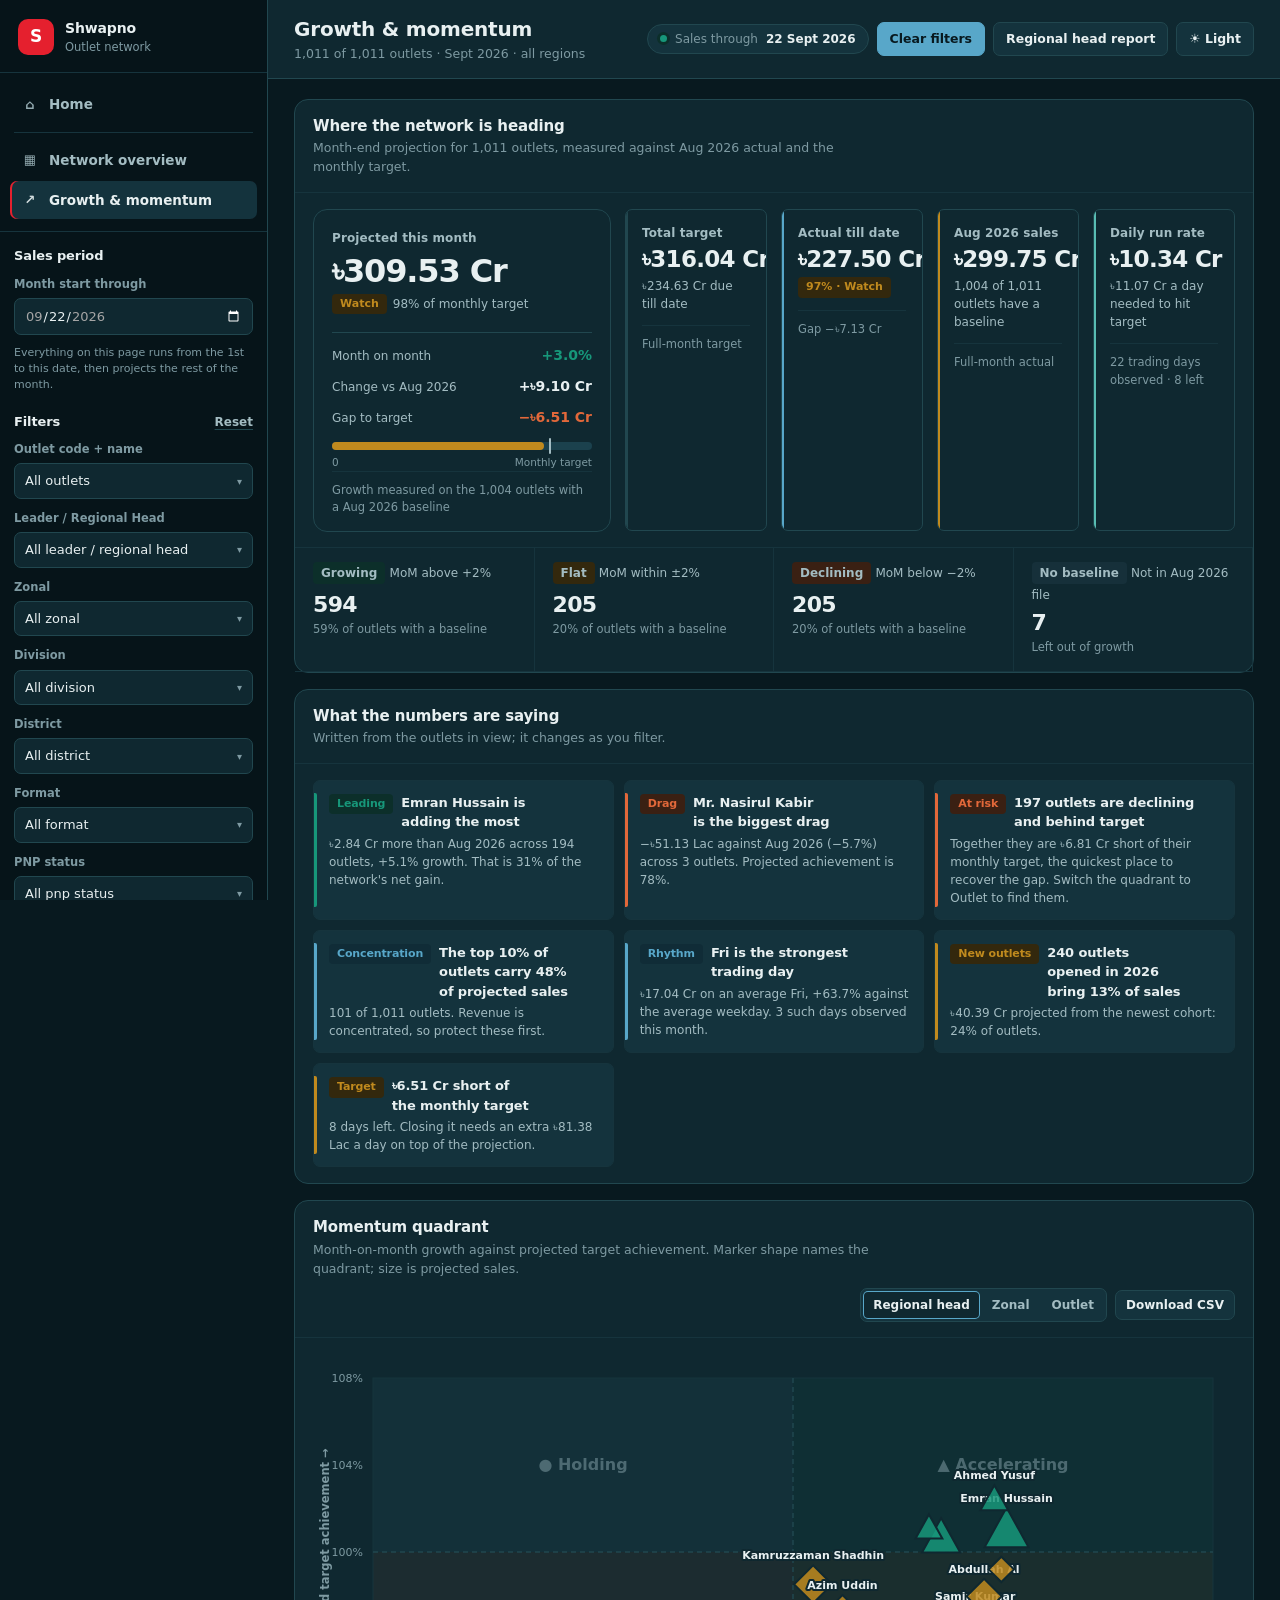
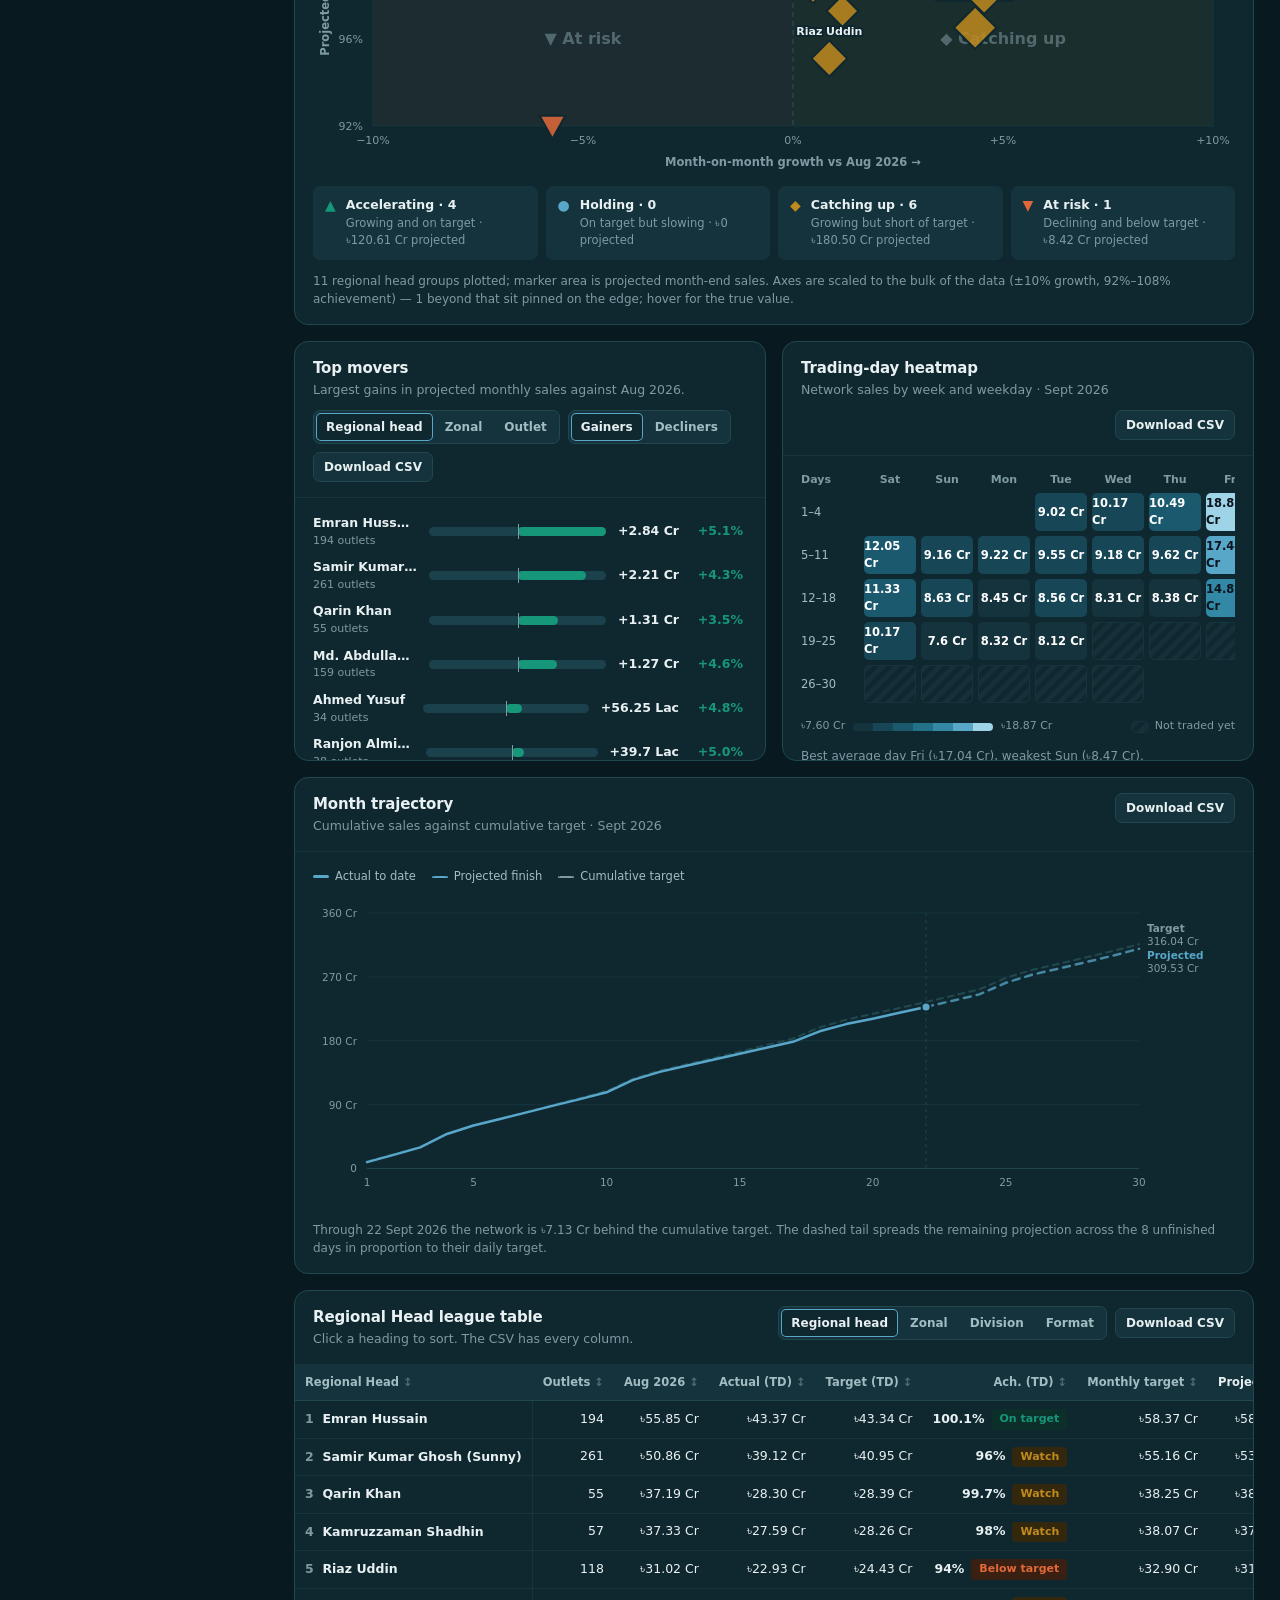
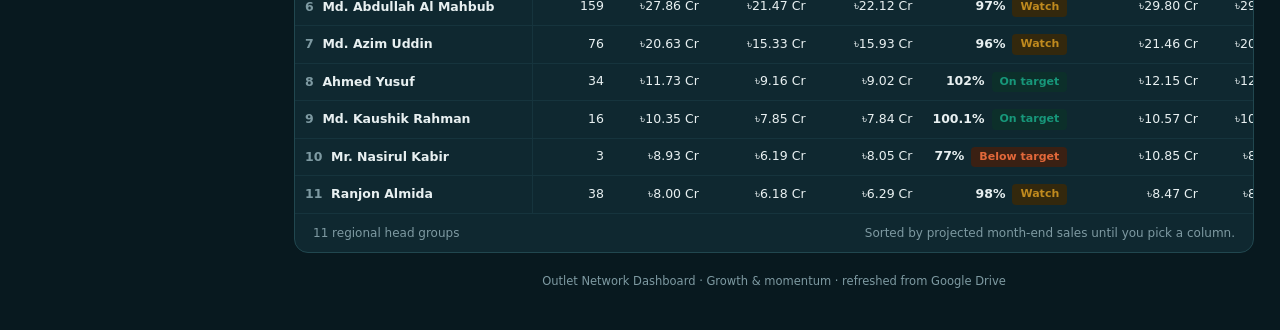
<file: insights.html>
<!doctype html>
<html lang="en" data-theme="dark">
<head>
<meta charset="utf-8">
<meta name="viewport" content="width=device-width,initial-scale=1">
<meta name="theme-color" content="#08191f">
<title>Growth &amp; Momentum — Outlet Network</title>
<link rel="stylesheet" href="./assets/shwapno.css?v=20260920a">
<script src="./assets/core.js?v=20260916b"></script>
<script src="./assets/profile.js?v=20260916b" defer></script>
<link rel="stylesheet" href="./assets/report.css?v=20260916b">
<script src="./assets/vendor/html2canvas.min.js" defer></script>
</head>
<body>
<a class="skip-link" href="#view">Skip to dashboard</a>
<button class="scrim" id="railScrim" type="button" aria-label="Close filters" hidden></button>

<div class="app">
  <aside class="rail" id="rail" aria-label="Pages and filters" tabindex="-1">
    <div class="rail-brand">
      <span class="brand-mark" aria-hidden="true">S</span>
      <div><span class="brand-name">Shwapno</span><span class="brand-sub">Outlet network</span></div>
      <button class="rail-close" id="railClose" type="button" aria-label="Close filters">×</button>
    </div>
    <nav class="rail-nav" aria-label="Dashboard pages">
      <a class="nav-item" href="https://operations-t.github.io/Dashboard-Portal/" target="_blank" rel="noopener"><span class="nav-glyph" aria-hidden="true">⌂</span>Home</a>
      <div class="nav-divider"></div>
      <a class="nav-item" href="./index.html"><span class="nav-glyph" aria-hidden="true">▦</span>Network overview</a>
      <a class="nav-item is-active" href="./insights.html" aria-current="page"><span class="nav-glyph" aria-hidden="true">↗</span>Growth &amp; momentum</a>
    </nav>

    <div class="rail-section">
      <div class="rail-head"><h2>Sales period</h2></div>
      <label class="field">Month start through
        <input id="salesThroughDate" type="date">
      </label>
      <p class="rail-note">Everything on this page runs from the 1st to this date, then projects the rest of the month.</p>
    </div>

    <div class="rail-section" style="padding-bottom:0">
      <div class="rail-head"><h2>Filters</h2><button class="text-button" id="railReset" type="button">Reset</button></div>
    </div>
    <div class="rail-filters" id="filterFields"></div>

    <div class="rail-foot">
      <div class="rail-stat"><span>Outlets in view</span><strong id="footOutlets">—</strong></div>
      <div class="rail-stat"><span>Network</span><strong id="footNetwork">—</strong></div>
      <p class="rail-note" id="snapshotText">Loading snapshot…</p>
    </div>
  </aside>

  <div class="main">
    <header class="topbar">
      <button class="btn btn-icon rail-toggle" id="railToggle" type="button" aria-controls="rail" aria-expanded="false">☰ Filters</button>
      <div class="topbar-title">
        <h1>Growth &amp; momentum</h1>
        <p class="topbar-scope" id="scopeLine">Loading…</p>
      </div>
      <div class="topbar-actions">
        <div class="freshness" title="Latest day with sales in the data"><i class="live-dot" aria-hidden="true"></i><span>Sales through</span><strong id="freshDate">—</strong></div>
        <button class="btn btn-clear" id="clearFilters" type="button">Clear filters</button>
        <button class="btn" id="openReport" type="button">Regional head report</button>
        <button class="btn" data-theme-toggle type="button">☀ Light</button>
      </div>
    </header>
    <div class="message" id="message" role="status" aria-live="polite"></div>

    <main class="view" id="view">
      <div class="active-filters" id="activeFilters" aria-label="Selected filters" hidden></div>

      <section class="panel" aria-labelledby="heroTitle">
        <div class="panel-head">
          <div><h2 id="heroTitle">Where the network is heading</h2><p id="heroSubtitle">Month-end projection against last month and the monthly target.</p></div>
        </div>
        <div class="panel-body"><div class="kpi-grid six" id="heroKpis" aria-live="polite"></div></div>
        <div class="stat-strip" id="momentumStrip" style="border-top:1px solid var(--line-soft)"></div>
      </section>

      <section class="panel" aria-labelledby="calloutTitle">
        <div class="panel-head">
          <div><h2 id="calloutTitle">What the numbers are saying</h2><p>Written from the outlets in view; it changes as you filter.</p></div>
        </div>
        <div class="panel-body"><div class="findings" id="callouts"></div></div>
      </section>

      <section class="panel" aria-labelledby="quadTitle">
        <div class="panel-head">
          <div><h2 id="quadTitle">Momentum quadrant</h2><p>Month-on-month growth against projected target achievement. Marker shape names the quadrant; size is projected sales.</p></div>
          <div class="panel-tools">
            <div class="seg" role="group" aria-label="Quadrant level">
              <button type="button" data-quad-level="regionalHead" aria-pressed="true">Regional head</button>
              <button type="button" data-quad-level="zonal" aria-pressed="false">Zonal</button>
              <button type="button" data-quad-level="outlet" aria-pressed="false">Outlet</button>
            </div>
            <button class="btn btn-sm" id="downloadQuadrantCsv" type="button">Download CSV</button>
          </div>
        </div>
        <div class="panel-body">
          <div class="chart"><svg id="quadrantChart" viewBox="0 0 1000 440" role="img" aria-labelledby="quadrantTitle"><title id="quadrantTitle">Momentum quadrant scatter plot</title></svg></div>
          <div class="quad-legend" id="quadrantLegend"></div>
          <p class="note" id="quadrantNote"></p>
        </div>
      </section>

      <div class="grid grid-halves">
        <section class="panel" aria-labelledby="moversTitle">
          <div class="panel-head">
            <div><h2 id="moversTitle">Top movers</h2><p id="moversSubtitle">Change in projected sales against last month.</p></div>
            <div class="panel-tools">
              <div class="seg" role="group" aria-label="Mover level">
                <button type="button" data-mover-level="regionalHead" aria-pressed="true">Regional head</button>
                <button type="button" data-mover-level="zonal" aria-pressed="false">Zonal</button>
                <button type="button" data-mover-level="outlet" aria-pressed="false">Outlet</button>
              </div>
              <div class="seg" role="group" aria-label="Direction">
                <button type="button" data-mover-dir="gain" aria-pressed="true">Gainers</button>
                <button type="button" data-mover-dir="loss" aria-pressed="false">Decliners</button>
              </div>
              <button class="btn btn-sm" id="downloadMoversCsv" type="button">Download CSV</button>
            </div>
          </div>
          <div class="panel-body">
            <div class="rank-list scroll-y" id="moversList"></div>
            <p class="note" id="moversNote"></p>
          </div>
        </section>

        <section class="panel" aria-labelledby="heatTitle">
          <div class="panel-head">
            <div><h2 id="heatTitle">Trading-day heatmap</h2><p id="heatSubtitle">Network sales by week and weekday.</p></div>
            <div class="panel-tools"><button class="btn btn-sm" id="downloadHeatCsv" type="button">Download CSV</button></div>
          </div>
          <div class="panel-body">
            <div class="heatmap" id="heatmap"></div>
            <p class="note" id="heatNote"></p>
          </div>
        </section>
      </div>

      <section class="panel" aria-labelledby="trajTitle">
        <div class="panel-head">
          <div><h2 id="trajTitle">Month trajectory</h2><p id="trajectorySubtitle">Cumulative sales against cumulative target, with the projected finish.</p></div>
          <div class="panel-tools"><button class="btn btn-sm" id="downloadTrajectoryCsv" type="button">Download CSV</button></div>
        </div>
        <div class="panel-body">
          <div class="chart-legend">
            <span><i class="swatch" style="background:var(--series-2)"></i>Actual to date</span>
            <span><i class="swatch dash-1" style="border-top-color:var(--series-2)"></i>Projected finish</span>
            <span><i class="swatch dash"></i>Cumulative target</span>
          </div>
          <div class="chart"><svg id="trajectoryChart" viewBox="0 0 1000 330" role="img" aria-labelledby="trajectoryTitle"><title id="trajectoryTitle">Cumulative sales against target across the month</title></svg></div>
          <p class="note" id="trajectoryNote"></p>
        </div>
      </section>

      <section class="panel" aria-labelledby="leagueTitle">
        <div class="panel-head">
          <div><h2 id="leagueTitle">Regional head league table</h2><p>Click a heading to sort. The CSV has every column.</p></div>
          <div class="panel-tools">
            <div class="seg" role="group" aria-label="League level">
              <button type="button" data-league-level="regionalHead" aria-pressed="true">Regional head</button>
              <button type="button" data-league-level="zonal" aria-pressed="false">Zonal</button>
              <button type="button" data-league-level="division" aria-pressed="false">Division</button>
              <button type="button" data-league-level="format" aria-pressed="false">Format</button>
            </div>
            <button class="btn btn-sm" id="downloadLeagueCsv" type="button">Download CSV</button>
          </div>
        </div>
        <div class="table-wrap" id="leagueTable"></div>
        <div class="panel-foot"><span id="leagueCount"></span><span>Sorted by projected month-end sales until you pick a column.</span></div>
      </section>

      <p class="footer-note">Outlet Network Dashboard · Growth &amp; momentum · refreshed from Google Drive</p>
    </main>
  </div>
</div>

<button class="scrim" id="drawerScrim" type="button" aria-label="Close outlet profile" hidden></button>
<aside class="drawer" id="drawer" role="dialog" aria-modal="true" aria-labelledby="drawerTitle" hidden>
  <div class="drawer-head"><div><h2 id="drawerTitle"></h2><p id="drawerSubtitle"></p></div><button class="drawer-close" id="drawerClose" type="button" aria-label="Close outlet profile">×</button></div>
  <div class="drawer-body" id="drawerBody"></div>
</aside>

<div id="reportOverlay" role="dialog" aria-modal="true" aria-label="Regional head summary report">
  <div class="report-toolbar">
    <div>
      <h2>Regional head summary report</h2>
      <p id="reportMeta">—</p>
    </div>
    <span class="spacer"></span>
    <span class="report-busy" id="reportBusy" hidden>Rendering image…</span>
    <button class="btn primary" id="reportPrint" type="button">Print or save as PDF</button>
    <button class="btn" id="reportPng" type="button">Download PNG</button>
    <button class="btn" id="reportClose" type="button">Close</button>
  </div>
  <div class="report-sheet" id="reportSheet"></div>
</div>

<script>
(() => {
'use strict';
const {
  byId, text, num, nf, compactNumber, currency, display, percent, signedPercent, prettyDate, monthLabel,
  salesDateValue, FILTERS, refreshSalesCalculations, allSalesDates, actualSalesDates, sum,
  performanceTone, growthTone, emptyFilters, loadFilters, saveFilters, filterMatches, createFilterPanel,
  downloadCsv, stamp, loadDashboardData, setMessage, clearMessage, enableScrollChain, initTheme,
  attachTooltip, showTooltip, hideTooltip, svgEl, escapeHtml, palette, readableInk,
  moneyExact, toneChip, chip, sortHeader, compareNullable
} = window.OND;
const O = window.OND;
const pct0 = v => {
  if (!Number.isFinite(v)) return '—';
  const r = Math.round(v * 100);
  return (v < 1 && r >= 100) || (v > 1 && r <= 100) ? (v * 100).toFixed(1) + '%' : r + '%';
};

let baseRows = [], rows = [], source = {}, meta = {};
let filters = loadFilters(), filterPanel = null;
let lastMonthName = 'Last month';
let quadLevel = 'regionalHead', moverLevel = 'regionalHead', moverDir = 'gain', leagueLevel = 'regionalHead';
let leagueSort = { key: 'projected', direction: -1 };
let quadExport = [], moverExport = [], heatExport = [], trajectoryExport = [], leagueExport = [];

const WEEKDAYS = ['Sat', 'Sun', 'Mon', 'Tue', 'Wed', 'Thu', 'Fri'];
const SEQ_STEPS = ['--seq-100', '--seq-200', '--seq-300', '--seq-400', '--seq-500', '--seq-600', '--seq-700'];

const QUADRANTS = {
  accelerating: { key: 'accelerating', label: 'Accelerating', glyph: '▲', colorVar: '--good', note: 'Growing and on target' },
  holding:      { key: 'holding',      label: 'Holding',      glyph: '●', colorVar: '--info',        note: 'On target but slowing' },
  catching:     { key: 'catching',     label: 'Catching up',  glyph: '◆', colorVar: '--warn', note: 'Growing but short of target' },
  atrisk:       { key: 'atrisk',       label: 'At risk',      glyph: '▼', colorVar: '--bad', note: 'Declining and below target' }
};
function quadrantOf(growth, achievement) {
  const g = Number.isFinite(growth) ? growth : 0;
  const a = Number.isFinite(achievement) ? achievement : 0;
  if (g >= 0 && a >= 1) return QUADRANTS.accelerating;
  if (g < 0 && a >= 1) return QUADRANTS.holding;
  if (g >= 0 && a < 1) return QUADRANTS.catching;
  return QUADRANTS.atrisk;
}

/* ---------- selection + grouping ---------- */
function fieldValue(row, key) { const f = FILTERS.find(x => x.key === key); return f && f.get ? f.get(row) : row[key]; }
function availableKey(key) {
  if (key === 'outletIdentity') return baseRows.some(r => text(r.code) || text(r.outletName));
  return baseRows.some(r => text(r[key]) !== '' && r[key] !== null && r[key] !== undefined);
}
function selectedRows() { return rows.filter(r => FILTERS.every(f => filterMatches(fieldValue(r, f.key), filters[f.key]))); }

function groupKeyFor(level) {
  if (level === 'regionalHead') return availableKey('regionalHead') ? 'regionalHead' : 'leader';
  return level;
}
function levelLabel(level) {
  return { regionalHead: 'Regional Head', zonal: 'Zonal', division: 'Division', format: 'Format', outlet: 'Outlet' }[level] || level;
}
function groupBy(data, level) {
  if (level === 'outlet') {
    return data.map(r => {
      const base = num(r.lastMonthSales);
      return withDerived({
        code: r.code,
        name: display(r.outletName) === '—' ? display(r.code) : `${display(r.code)} · ${display(r.outletName)}`,
        sub: [display(r.leader || r.regionalHead), display(r.division)].filter(v => v !== '—').join(' · '),
        outlets: 1,
        target: num(r.targetToDate) || 0,
        actual: num(r.salesToDate) || 0,
        monthlyTarget: num(r.monthlyTarget) || 0,
        projected: num(r.projectedSales) || 0,
        lastMonth: base || 0,
        projOnBase: base !== null ? (num(r.projectedSales) || 0) : 0,
        hasBase: base !== null ? 1 : 0
      });
    });
  }
  const key = groupKeyFor(level), m = new Map();
  data.forEach(r => {
    const name = display(r[key]);
    if (name === '—') return;
    const x = m.get(name) || { name, sub: '', outlets: 0, target: 0, actual: 0, monthlyTarget: 0, projected: 0, lastMonth: 0, projOnBase: 0, hasBase: 0 };
    x.outlets += 1;
    x.target += num(r.targetToDate) || 0;
    x.actual += num(r.salesToDate) || 0;
    x.monthlyTarget += num(r.monthlyTarget) || 0;
    x.projected += num(r.projectedSales) || 0;
    if (num(r.lastMonthSales) !== null) { x.lastMonth += num(r.lastMonthSales); x.projOnBase += num(r.projectedSales) || 0; x.hasBase += 1; }
    m.set(name, x);
  });
  return [...m.values()].map(x => withDerived({ ...x, sub: `${nf.format(x.outlets)} outlet${x.outlets === 1 ? '' : 's'}` }));
}
// Growth and change are measured only on outlets that have a last-month baseline,
// so a group's new outlets never read as growth.
function withDerived(x) {
  const onBase = x.projOnBase !== undefined ? x.projOnBase : x.projected;
  return {
    ...x,
    achievement: x.target ? x.actual / x.target : null,
    projectedAchievement: x.monthlyTarget ? x.projected / x.monthlyTarget : null,
    mom: x.lastMonth ? onBase / x.lastMonth - 1 : null,
    delta: x.lastMonth ? onBase - x.lastMonth : null
  };
}

/* ---------- hero ---------- */
function renderHero(data) {
  const withBase = data.filter(r => num(r.lastMonthSales) !== null);
  const lastTotal = withBase.reduce((s, r) => s + num(r.lastMonthSales), 0);
  const projOnBase = withBase.reduce((s, r) => s + (num(r.projectedSales) || 0), 0);
  const projTotal = sum(data, 'projectedSales');
  const monthlyTarget = sum(data, 'monthlyTarget');
  const targetToDate = sum(data, 'targetToDate');
  const actualToDate = sum(data, 'salesToDate');
  const growth = lastTotal ? projOnBase / lastTotal - 1 : null;
  const ach = monthlyTarget ? projTotal / monthlyTarget : null;
  const achToDate = targetToDate ? actualToDate / targetToDate : null;
  const growing = withBase.filter(r => num(r.momGrowth) !== null && num(r.momGrowth) > 0.02).length;
  const declining = withBase.filter(r => num(r.momGrowth) !== null && num(r.momGrowth) < -0.02).length;
  const flat = withBase.length - growing - declining;
  const daily = dailyNetwork(data);
  const observed = daily.filter(d => d.observed && d.actual > 0);
  const runRate = observed.length ? observed.reduce((s, d) => s + d.actual, 0) / observed.length : null;
  const remaining = daily.filter(d => !d.observed).length;
  const neededRate = remaining && monthlyTarget ? Math.max(0, monthlyTarget - actualToDate) / remaining : null;

  const pjTone = performanceTone(ach), tdTone = performanceTone(achToDate), gTone = growthTone(growth);
  const scaleMax = Math.max(1.2, Number.isFinite(ach) ? Math.min(ach, 2) : 0);
  const fill = Number.isFinite(ach) ? Math.min(ach, scaleMax) / scaleMax * 100 : 0;
  const toneKey = k => (k === 'watch' ? 'near' : k);

  byId('heroKpis').innerHTML = [
    `<article class="kpi kpi-hero">
      <div class="hero-grid">
        <div class="hero-figure">
          <span class="kpi-label">Projected this month</span>
          <div class="kpi-value" title="${escapeHtml(moneyExact(projTotal))}">${escapeHtml(currency(projTotal || null))}</div>
          <div class="kpi-sub">${toneChip(pjTone)} ${escapeHtml(pct0(ach))} of monthly target</div>
        </div>
        <dl class="hero-rows">
          <div class="hero-row"><dt>Month on month</dt><dd class="${growth === null ? '' : growth >= 0 ? 'pos' : 'neg'}">${escapeHtml(signedPercent(growth))}</dd></div>
          <div class="hero-row"><dt>Change vs ${escapeHtml(lastMonthName)}</dt><dd>${growth === null ? '—' : escapeHtml((projOnBase - lastTotal >= 0 ? '+' : '') + currency(projOnBase - lastTotal))}</dd></div>
          <div class="hero-row"><dt>Gap to target</dt><dd class="${projTotal - monthlyTarget >= 0 ? 'pos' : 'neg'}">${monthlyTarget ? escapeHtml((projTotal - monthlyTarget >= 0 ? '+' : '') + currency(projTotal - monthlyTarget)) : '—'}</dd></div>
        </dl>
      </div>
      <div class="meter" role="img" aria-label="Projected ${pct0(ach)} of monthly target"><i class="${Number.isFinite(ach) ? toneKey(pjTone.key) : ''}" style="width:${fill.toFixed(1)}%"></i><b style="left:${(100 / scaleMax).toFixed(1)}%"></b></div>
      <div class="meter-scale"><span>0</span><span>Monthly target</span></div>
      <div class="kpi-foot"><span>Growth measured on the ${nf.format(withBase.length)} outlets with a ${escapeHtml(lastMonthName)} baseline</span></div>
    </article>`,
    `<article class="kpi" style="--accent-rule:var(--line)">
      <span class="kpi-label">Total target</span>
      <div class="kpi-value">${escapeHtml(currency(monthlyTarget || null))}</div>
      <div class="kpi-sub">${escapeHtml(currency(targetToDate || null))} due till date</div>
      <div class="kpi-foot"><span>Full-month target</span></div>
    </article>`,
    `<article class="kpi" style="--accent-rule:var(--series-2)">
      <span class="kpi-label">Actual till date</span>
      <div class="kpi-value">${escapeHtml(currency(actualToDate || null))}</div>
      <div class="kpi-sub">${toneChip(tdTone, pct0(achToDate) + ' · ' + tdTone.label)}</div>
      <div class="kpi-foot"><span>Gap ${escapeHtml(targetToDate ? (actualToDate - targetToDate >= 0 ? '+' : '') + currency(actualToDate - targetToDate) : '—')}</span></div>
    </article>`,
    `<article class="kpi" style="--accent-rule:var(--series-3)">
      <span class="kpi-label">${escapeHtml(lastMonthName)} sales</span>
      <div class="kpi-value">${escapeHtml(currency(lastTotal || null))}</div>
      <div class="kpi-sub">${nf.format(withBase.length)} of ${nf.format(data.length)} outlets have a baseline</div>
      <div class="kpi-foot"><span>Full-month actual</span></div>
    </article>`,
    `<article class="kpi" style="--accent-rule:var(--series-4)">
      <span class="kpi-label">Daily run rate</span>
      <div class="kpi-value">${escapeHtml(currency(runRate))}</div>
      <div class="kpi-sub">${neededRate === null ? 'Month complete' : `${escapeHtml(currency(neededRate))} a day needed to hit target`}</div>
      <div class="kpi-foot"><span>${nf.format(observed.length)} trading days observed · ${nf.format(remaining)} left</span></div>
    </article>`
  ].join('');

  const share = n => (withBase.length ? pct0(n / withBase.length) + ' of outlets with a baseline' : 'No baseline');
  byId('momentumStrip').innerHTML = [
    ['Growing', growing, 'good', 'MoM above +2%', share(growing)],
    ['Flat', flat, 'near', 'MoM within ±2%', share(flat)],
    ['Declining', declining, 'bad', 'MoM below −2%', share(declining)],
    ['No baseline', data.length - withBase.length, 'neutral', `Not in ${lastMonthName} file`, 'Left out of growth']
  ].map(([label, n, key, rule, note]) =>
    `<div><span>${chip(key, label)} <span class="muted" style="display:inline;font-weight:500">${escapeHtml(rule)}</span></span><strong>${nf.format(n)}</strong><small>${escapeHtml(note)}</small></div>`).join('');

  return { lastTotal, projOnBase, projTotal, monthlyTarget, targetToDate, actualToDate, achToDate,
    growth, ach, growing, declining, withBase, daily, runRate };
}

/* ---------- daily network series ---------- */
function reportMonth() {
  return text(source.reportMonth) || text(meta.reportMonth) || text(byId('salesThroughDate').value).slice(0, 7);
}
function dailyNetwork(data) {
  const month = reportMonth();
  if (!/^\d{4}-\d{2}$/.test(month)) return [];
  const [y, m] = month.split('-').map(Number);
  const days = new Date(Date.UTC(y, m, 0)).getUTCDate();
  const through = byId('salesThroughDate').value || '';
  const out = [];
  for (let d = 1; d <= days; d++) {
    const iso = `${month}-${String(d).padStart(2, '0')}`;
    out.push({ date: iso, day: d, actual: 0, target: 0, observed: through ? iso <= through : true });
  }
  const index = new Map(out.map(o => [o.date, o]));
  data.forEach(r => {
    Object.entries(r.dailySalesActuals || {}).forEach(([d, v]) => { const o = index.get(d); if (o && o.observed) o.actual += num(v) || 0; });
    Object.entries(r.dailySalesTargets || {}).forEach(([d, v]) => { const o = index.get(d); if (o) o.target += num(v) || 0; });
  });
  return out;
}

/* ---------- callouts ---------- */
function renderCallouts(data, hero) {
  const host = byId('callouts');
  const cards = [];
  const money = v => currency(v);
  const rhoGroups = groupBy(data, 'regionalHead').filter(g => g.lastMonth > 0);
  const byDelta = rhoGroups.slice().sort((a, b) => (b.delta || 0) - (a.delta || 0));
  const netGain = hero.projOnBase - hero.lastTotal;
  if (byDelta.length && (byDelta[0].delta || 0) > 0) {
    const top = byDelta[0];
    cards.push({ tone: 'good', tag: 'Leading', title: `${top.name} is adding the most`,
      body: `${money(top.delta)} more than ${lastMonthName} across ${nf.format(top.outlets)} outlets, ${signedPercent(top.mom)} growth.` + (netGain > 0 ? ` That is ${pct0(Math.min(1, top.delta / netGain))} of the network's net gain.` : '') });
  }
  if (byDelta.length > 1) {
    const worst = byDelta[byDelta.length - 1];
    if ((worst.delta || 0) < 0) cards.push({ tone: 'bad', tag: 'Drag', title: `${worst.name} is the biggest drag`,
      body: `${money(worst.delta)} against ${lastMonthName} (${signedPercent(worst.mom)}) across ${nf.format(worst.outlets)} outlets. Projected achievement is ${pct0(worst.projectedAchievement)}.` });
  }
  const risk = data.filter(r => num(r.momGrowth) !== null && num(r.momGrowth) < -0.02 && num(r.projectedAchievement) !== null && num(r.projectedAchievement) < 1);
  if (risk.length) {
    const riskValue = risk.reduce((s, r) => s + Math.abs(num(r.projectedGap) || 0), 0);
    cards.push({ tone: 'bad', tag: 'At risk', title: `${nf.format(risk.length)} outlets are declining and behind target`,
      body: `Together they are ${money(riskValue)} short of their monthly target, the quickest place to recover the gap. Switch the quadrant to Outlet to find them.` });
  }
  const ranked = data.slice().sort((a, b) => (num(b.projectedSales) || 0) - (num(a.projectedSales) || 0));
  if (ranked.length > 10 && hero.projTotal) {
    const topN = Math.max(1, Math.round(ranked.length * 0.1));
    const share = ranked.slice(0, topN).reduce((s, r) => s + (num(r.projectedSales) || 0), 0) / hero.projTotal;
    cards.push({ tone: 'info', tag: 'Concentration', title: `The top 10% of outlets carry ${pct0(share)} of projected sales`,
      body: `${nf.format(topN)} of ${nf.format(ranked.length)} outlets. ${share > 0.35 ? 'Revenue is concentrated, so protect these first.' : 'Revenue is well spread across the estate.'}` });
  }
  const weekday = weekdayTotals(hero.daily).filter(w => w.days > 0);
  if (weekday.length > 1) {
    const best = weekday.slice().sort((a, b) => b.avg - a.avg)[0];
    const meanAvg = weekday.reduce((s, w) => s + w.avg, 0) / weekday.length;
    cards.push({ tone: 'info', tag: 'Rhythm', title: `${best.name} is the strongest trading day`,
      body: `${money(best.avg)} on an average ${best.name}, ${signedPercent(best.avg / meanAvg - 1)} against the average weekday. ${nf.format(best.days)} such day${best.days === 1 ? '' : 's'} observed this month.` });
  }
  const thisYear = reportMonth().slice(0, 4);
  const newCohort = data.filter(r => (salesDateValue(r.launchDate) || '').slice(0, 4) === thisYear);
  if (newCohort.length && hero.projTotal) {
    const cohortProj = newCohort.reduce((s, r) => s + (num(r.projectedSales) || 0), 0);
    cards.push({ tone: 'near', tag: 'New outlets', title: `${nf.format(newCohort.length)} outlets opened in ${thisYear} bring ${pct0(cohortProj / hero.projTotal)} of sales`,
      body: `${money(cohortProj)} projected from the newest cohort: ${pct0(newCohort.length / data.length)} of outlets.` });
  }
  if (hero.monthlyTarget) {
    const gapToTarget = hero.monthlyTarget - hero.projTotal;
    const remaining = hero.daily.filter(d => !d.observed).length;
    cards.push({
      tone: gapToTarget > 0 ? 'near' : 'good', tag: 'Target',
      title: gapToTarget > 0 ? `${money(gapToTarget)} short of the monthly target` : `Tracking ${money(-gapToTarget)} ahead of target`,
      body: remaining > 0
        ? `${nf.format(remaining)} days left. ${gapToTarget > 0 ? `Closing it needs an extra ${money(gapToTarget / remaining)} a day on top of the projection.` : 'The current run rate is enough to finish ahead.'}`
        : 'The month is complete on the selected date.'
    });
  }
  const sev = { good: 'var(--good)', bad: 'var(--bad)', near: 'var(--warn)', info: 'var(--info)' };
  host.innerHTML = cards.length
    ? cards.map(c => `<div class="finding" style="--sev:${sev[c.tone]}"><div class="finding-bar"></div><div><h3>${chip(c.tone, c.tag)} <span>${escapeHtml(c.title)}</span></h3><p>${escapeHtml(c.body)}</p></div></div>`).join('')
    : '<div class="empty-state">Not enough data in the current selection to write a read-out.</div>';
}

function weekdayTotals(daily) {
  const buckets = WEEKDAYS.map(name => ({ name, total: 0, days: 0, avg: 0 }));
  daily.forEach(d => {
    if (!d.observed || d.actual <= 0) return;
    const w = new Date(d.date + 'T00:00:00Z').getUTCDay(); // 0 Sun … 6 Sat
    const idx = (w + 1) % 7; // Sat -> 0
    buckets[idx].total += d.actual;
    buckets[idx].days += 1;
  });
  buckets.forEach(b => { b.avg = b.days ? b.total / b.days : 0; });
  return buckets;
}

/* ---------- momentum quadrant ---------- */
function renderQuadrant(data) {
  setPressed('data-quad-level', quadLevel);
  const P = palette();
  const svg = byId('quadrantChart');
  svg.replaceChildren(svgEl('title', { id: svg.id === 'quadrantChart' ? 'quadrantTitle' : 'trajectoryTitle' }));
  svg.querySelector('title').textContent = 'Momentum quadrant scatter plot';

  const groups = groupBy(data, quadLevel)
    .filter(g => g.lastMonth > 0 && g.monthlyTarget > 0)
    .map(g => ({ ...g, quad: quadrantOf(g.mom, g.projectedAchievement) }));
  quadExport = groups.slice();

  const W = Math.max(280, Math.round(svg.parentElement.clientWidth)), H = W < 520 ? 340 : 420, pad = { t: 24, r: 22, b: 48, l: 60 };
  svg.setAttribute('viewBox', `0 0 ${W} ${H}`); svg.setAttribute('width', W); svg.setAttribute('height', H); svg.style.height = H + 'px';
  const plotW = W - pad.l - pad.r, plotH = H - pad.t - pad.b;

  if (!groups.length) {
    const t = svgEl('text', { x: W / 2, y: H / 2, 'text-anchor': 'middle', fill: P['--viz-muted'], 'font-size': 15 });
    t.textContent = 'No group in the current selection has both a last-month baseline and a monthly target.';
    svg.append(t);
    byId('quadrantLegend').replaceChildren();
    byId('quadrantNote').textContent = '';
    return;
  }

  // Robust domain: a single runaway outlier must not squash everyone into the centre,
  // so the span is the 90th percentile of |value| (with a floor). Outliers clamp to the edge.
  const robustSpan = (vals, floor) => {
    const abs = vals.map(v => Math.abs(v)).filter(Number.isFinite).sort((a, b) => a - b);
    if (!abs.length) return floor;
    const q = abs[Math.min(abs.length - 1, Math.floor(abs.length * 0.9))];
    return Math.max(floor, Math.ceil(q * 1.15 * 100) / 100);
  };
  const gSpan = robustSpan(groups.map(g => g.mom), 0.1);
  const aSpan = robustSpan(groups.map(g => g.projectedAchievement - 1), 0.08);
  const clampedCount = groups.filter(g => Math.abs(g.mom) > gSpan || Math.abs(g.projectedAchievement - 1) > aSpan).length;
  const x = v => pad.l + ((Math.max(-gSpan, Math.min(gSpan, v)) + gSpan) / (2 * gSpan)) * plotW;
  const y = v => pad.t + plotH - ((Math.max(-aSpan, Math.min(aSpan, v - 1)) + aSpan) / (2 * aSpan)) * plotH;
  const cx = x(0), cy = y(1);

  // quadrant washes
  const washes = [
    { q: QUADRANTS.holding, x: pad.l, y: pad.t, w: cx - pad.l, h: cy - pad.t },
    { q: QUADRANTS.accelerating, x: cx, y: pad.t, w: pad.l + plotW - cx, h: cy - pad.t },
    { q: QUADRANTS.atrisk, x: pad.l, y: cy, w: cx - pad.l, h: pad.t + plotH - cy },
    { q: QUADRANTS.catching, x: cx, y: cy, w: pad.l + plotW - cx, h: pad.t + plotH - cy }
  ];
  washes.forEach(w => {
    if (w.w <= 0 || w.h <= 0) return;
    svg.append(svgEl('rect', { x: w.x, y: w.y, width: w.w, height: w.h, fill: P.get(w.q.colorVar), opacity: 0.06 }));
    const label = svgEl('text', {
      x: w.x + w.w / 2, y: w.y + w.h / 2, 'text-anchor': 'middle', 'dominant-baseline': 'middle',
      fill: P['--viz-muted'], 'font-size': W < 520 ? 12 : 16, 'font-weight': 620, opacity: 0.55, 'pointer-events': 'none'
    });
    label.textContent = `${w.q.glyph} ${w.q.label}`;
    svg.append(label);
  });

  // grid + axes
  svg.append(svgEl('rect', { x: pad.l, y: pad.t, width: plotW, height: plotH, fill: 'none', stroke: P['--viz-grid'], 'stroke-width': 1 }));
  svg.append(svgEl('line', { x1: cx, y1: pad.t, x2: cx, y2: pad.t + plotH, stroke: P['--viz-axis'], 'stroke-width': 1.5, 'stroke-dasharray': '5 4' }));
  svg.append(svgEl('line', { x1: pad.l, y1: cy, x2: pad.l + plotW, y2: cy, stroke: P['--viz-axis'], 'stroke-width': 1.5, 'stroke-dasharray': '5 4' }));

  const tick = (tx, ty, label, anchor) => {
    const t = svgEl('text', { x: tx, y: ty, 'text-anchor': anchor, fill: P['--viz-muted'], 'font-size': 11 });
    t.textContent = label;
    svg.append(t);
  };
  [-gSpan, -gSpan / 2, 0, gSpan / 2, gSpan].forEach(v => tick(x(v), pad.t + plotH + 18, signedPercent(v, 0), 'middle'));
  [1 - aSpan, 1 - aSpan / 2, 1, 1 + aSpan / 2, 1 + aSpan].forEach(v => tick(pad.l - 10, y(v) + 4, percent(v), 'end'));
  const xTitle = svgEl('text', { x: pad.l + plotW / 2, y: H - 8, 'text-anchor': 'middle', fill: P['--viz-muted'], 'font-size': 11.5, 'font-weight': 600 });
  xTitle.textContent = `Month-on-month growth vs ${lastMonthName} →`;
  svg.append(xTitle);
  const yTitle = svgEl('text', { x: 16, y: pad.t + plotH / 2, 'text-anchor': 'middle', fill: P['--viz-muted'], 'font-size': 11.5, 'font-weight': 600, transform: `rotate(-90 16 ${pad.t + plotH / 2})` });
  yTitle.textContent = 'Projected target achievement →';
  svg.append(yTitle);

  // marks — shape carries the quadrant, colour is the second cue
  const maxProj = Math.max(...groups.map(g => g.projected), 1);
  const isOutlet = quadLevel === 'outlet';
  const shape = (q, px, py, r) => {
    if (q.key === 'holding') return svgEl('circle', { cx: px, cy: py, r });
    if (q.key === 'catching') return svgEl('polygon', { points: `${px},${py - r} ${px + r},${py} ${px},${py + r} ${px - r},${py}` });
    const dir = q.key === 'accelerating' ? -1 : 1;
    return svgEl('polygon', { points: `${px},${py + dir * r} ${px + r},${py - dir * r * 0.8} ${px - r},${py - dir * r * 0.8}` });
  };
  const labelled = new Set(groups.slice().sort((a, b) => b.projected - a.projected).slice(0, isOutlet ? 0 : W < 520 ? 3 : 8).map(g => g.name));
  const placed = [];
  groups.sort((a, b) => b.projected - a.projected).forEach(g => {
    const r = isOutlet ? 3 + Math.sqrt(g.projected / maxProj) * 6 : 7 + Math.sqrt(g.projected / maxProj) * 15;
    const px = x(g.mom), py = y(g.projectedAchievement);
    const node = shape(g.quad, px, py, r);
    node.setAttribute('fill', P.get(g.quad.colorVar));
    node.setAttribute('fill-opacity', isOutlet ? 0.62 : 0.85);
    node.setAttribute('stroke', P['--viz-surface']);
    node.setAttribute('stroke-width', 2);
    node.setAttribute('data-quad-dot', g.quad.key);
    node.style.cursor = isOutlet ? 'pointer' : 'default';
    if (isOutlet && g.code) node.addEventListener('click', () => { hideTooltip(); openProfile(g.code); });
    attachTooltip(node, () => `<strong>${escapeHtml(g.name)}</strong>
      <dl>
        <dt>${escapeHtml(g.quad.glyph + ' ' + g.quad.label)}</dt><dd>${escapeHtml(g.sub || '')}</dd>
        <dt>${escapeHtml(lastMonthName)}</dt><dd>${currency(g.lastMonth)}</dd>
        <dt>Projected</dt><dd>${currency(g.projected)}</dd>
        <dt>MoM growth</dt><dd>${signedPercent(g.mom)}</dd>
        <dt>Monthly target</dt><dd>${currency(g.monthlyTarget)}</dd>
        <dt>Projected ach.</dt><dd>${percent(g.projectedAchievement)}</dd>
      </dl>`);
    svg.append(node);

    // Direct-label the biggest groups, skipping any that would collide with a label already placed.
    if (labelled.has(g.name)) {
      const short = g.name.replace(/\(.*?\)/g, '').trim().split(/\s+/).filter(w => !/^(mr|md|mrs|ms)\.?$/i.test(w)).slice(0, 2).join(' ');
      const ly = py - r - 6;
      const collides = placed.some(p => Math.abs(p.x - px) < 78 && Math.abs(p.y - ly) < 15);
      if (!collides) {
        const halo = svgEl('text', { x: px, y: ly, 'text-anchor': 'middle', 'font-size': 11, 'font-weight': 650, fill: P['--viz-surface'], stroke: P['--viz-surface'], 'stroke-width': 4, 'stroke-linejoin': 'round', 'pointer-events': 'none' });
        const lab = svgEl('text', { x: px, y: ly, 'text-anchor': 'middle', 'font-size': 11, 'font-weight': 650, fill: P['--viz-ink'], 'pointer-events': 'none' });
        halo.textContent = short; lab.textContent = short;
        svg.append(halo, lab);
        placed.push({ x: px, y: ly });
      }
    }
  });

  // legend chips with live counts
  const legend = byId('quadrantLegend');
  legend.replaceChildren();
  Object.values(QUADRANTS).forEach(q => {
    const members = groups.filter(g => g.quad.key === q.key);
    const value = members.reduce((s, g) => s + g.projected, 0);
    const item = document.createElement('div');
    item.className = 'quad-item';
    item.innerHTML = `<span class="glyph" style="color:${P.get(q.colorVar)}" aria-hidden="true">${q.glyph}</span>
      <div><strong>${q.label} · ${nf.format(members.length)}</strong><small>${q.note} · ${currency(value)} projected</small></div>`;
    legend.append(item);
  });
  byId('quadrantNote').textContent = `${nf.format(groups.length)} ${levelLabel(quadLevel).toLowerCase()} group${groups.length === 1 ? '' : 's'} plotted; marker area is projected month-end sales. `
    + `Axes are scaled to the bulk of the data (±${signedPercent(gSpan, 0).replace('+', '')} growth, ${percent(1 - aSpan)}–${percent(1 + aSpan)} achievement)`
    + (clampedCount ? ` — ${nf.format(clampedCount)} beyond that sit pinned on the edge; hover for the true value.` : '.');
}

/* ---------- movers ---------- */
function renderMovers(data) {
  setPressed('data-mover-level', moverLevel);
  setPressed('data-mover-dir', moverDir);
  const groups = groupBy(data, moverLevel).filter(g => g.lastMonth > 0 && g.delta !== null);
  const sorted = groups.sort((a, b) => moverDir === 'gain' ? b.delta - a.delta : a.delta - b.delta);
  const shown = sorted.slice(0, moverLevel === 'outlet' ? 40 : 30);
  moverExport = sorted.slice();
  byId('moversSubtitle').textContent = `${moverDir === 'gain' ? 'Largest gains' : 'Largest declines'} in projected monthly sales against ${lastMonthName}.`;
  const host = byId('moversList');
  if (!shown.length) { host.innerHTML = '<div class="empty-state">No group in view has a last-month baseline.</div>'; byId('moversNote').textContent = ''; return; }
  const maxAbs = Math.max(...shown.map(g => Math.abs(g.delta)), 1);
  const mixed = shown.some(g => g.delta >= 0) && shown.some(g => g.delta < 0);
  const origin = mixed ? 50 : (shown[0].delta >= 0 ? 0 : 100);
  const scale = mixed ? 50 : 100;
  host.innerHTML = shown.map(g => {
    const width = Math.max(0.8, (Math.abs(g.delta) / maxAbs) * scale);
    const left = g.delta >= 0 ? origin : origin - width;
    const clickable = moverLevel === 'outlet' && g.code;
    return `<div class="rank-row four"${clickable ? ` role="button" tabindex="0" data-outlet="${escapeHtml(g.code)}" style="cursor:pointer"` : ''}>
      <div class="rank-name"><strong title="${escapeHtml(g.name)}">${escapeHtml(g.name)}</strong><span>${escapeHtml(g.sub || '')}</span></div>
      <div class="bar-track"><i class="bar-fill" style="left:${left.toFixed(1)}%;width:${width.toFixed(1)}%;background:var(${g.delta >= 0 ? '--good' : '--bad'})"></i>${mixed ? `<span class="bar-axis" style="left:${origin}%"></span>` : ''}</div>
      <div class="rank-value" title="${escapeHtml(moneyExact(g.delta))}">${g.delta >= 0 ? '+' : '−'}${escapeHtml(compactNumber(Math.abs(g.delta)))}</div>
      <div class="rank-value ${g.delta >= 0 ? 'pos' : 'neg'}">${escapeHtml(signedPercent(g.mom))}</div>
    </div>`;
  }).join('');
  const hidden = sorted.length - shown.length;
  byId('moversNote').textContent = "Bar length is the taka change; the percentage is growth on the same group's last-month base."
    + (moverLevel === 'outlet' ? ' Click an outlet for its profile.' : '')
    + (hidden > 0 ? ` Showing the top ${nf.format(shown.length)} of ${nf.format(sorted.length)}; the CSV has all of them.` : '');
}

/* ---------- heatmap ---------- */
function renderHeatmap(daily) {
  const P = palette();
  const host = byId('heatmap');
  const observed = daily.filter(d => d.observed && d.actual > 0);
  if (!observed.length) { host.innerHTML = '<div class="empty-state">No trading days observed in the current selection.</div>'; byId('heatNote').textContent = ''; return; }
  const firstWeekday = (new Date(daily[0].date + 'T00:00:00Z').getUTCDay() + 1) % 7;
  const weeks = [];
  daily.forEach(d => {
    const wd = (new Date(d.date + 'T00:00:00Z').getUTCDay() + 1) % 7;
    const wi = Math.floor((firstWeekday + d.day - 1) / 7);
    if (!weeks[wi]) weeks[wi] = Array(7).fill(null);
    weeks[wi][wd] = d;
  });
  const values = observed.map(d => d.actual);
  const min = Math.min(...values), max = Math.max(...values);
  const stepFor = v => (max === min ? 3 : Math.min(6, Math.max(0, Math.round(((v - min) / (max - min)) * 6))));
  heatExport = [];
  const head = `<div class="heat-row"><div class="heat-head">Days</div>${WEEKDAYS.map(w => `<div class="heat-head">${w}</div>`).join('')}</div>`;
  const body = weeks.filter(Boolean).map(week => {
    const days = week.filter(Boolean);
    const label = `${days[0].day}–${days[days.length - 1].day}`;
    const cells = week.map((d, wd) => {
      if (!d) return '<div class="heat-cell outside" aria-hidden="true"></div>';
      heatExport.push({ date: d.date, weekday: WEEKDAYS[wd], week: label, actual: d.actual, target: d.target, observed: d.observed });
      if (!d.observed || d.actual <= 0) return `<div class="heat-cell pending" title="${escapeHtml(prettyDate(d.date))}: not traded yet · target ${escapeHtml(currency(d.target || null))}"></div>`;
      const fillHex = P.get(SEQ_STEPS[stepFor(d.actual)]);
      const vs = d.target ? d.actual / d.target : null;
      return `<div class="heat-cell" data-heat="${d.date}" style="background:${fillHex};color:${readableInk(fillHex)}" title="${escapeHtml(prettyDate(d.date))} · ${escapeHtml(currency(d.actual))} · ${vs === null ? 'no target' : pct0(vs) + ' of target'}">${escapeHtml(compactNumber(d.actual))}</div>`;
    }).join('');
    return `<div class="heat-row"><div class="heat-label">${label}</div>${cells}</div>`;
  }).join('');
  host.innerHTML = head + body + `<div class="heat-scale"><span>${escapeHtml(currency(min))}</span><i>${SEQ_STEPS.map(s => `<b style="background:var(${s})"></b>`).join('')}</i><span>${escapeHtml(currency(max))}</span><span style="margin-left:auto;display:inline-flex;align-items:center;gap:6px"><span class="heat-cell pending" style="width:18px;height:12px;display:inline-block"></span>Not traded yet</span></div>`;
  const wk = weekdayTotals(daily).filter(w => w.days);
  const best = wk.slice().sort((a, b) => b.avg - a.avg)[0];
  const worst = wk.slice().sort((a, b) => a.avg - b.avg)[0];
  byId('heatNote').textContent = best && worst && best !== worst
    ? `Best average day ${best.name} (${currency(best.avg)}), weakest ${worst.name} (${currency(worst.avg)}).`
    : '';
  byId('heatSubtitle').textContent = `Network sales by week and weekday · ${monthLabel(reportMonth())}`;
}

/* ---------- trajectory ---------- */
function renderTrajectory(data, daily) {
  const P = palette();
  const svg = byId('trajectoryChart');
  svg.replaceChildren(svgEl('title', { id: svg.id === 'quadrantChart' ? 'quadrantTitle' : 'trajectoryTitle' }));
  svg.querySelector('title').textContent = 'Cumulative sales versus target across the month';
  if (!daily.length) return;

  const W = Math.max(280, Math.round(svg.parentElement.clientWidth)), H = Math.max(240, Math.min(340, W * (W < 520 ? .75 : .34))), pad = { t: 18, r: W < 520 ? 68 : 96, b: 40, l: 54 };
  svg.setAttribute('viewBox', `0 0 ${W} ${H}`); svg.setAttribute('width', W); svg.setAttribute('height', H); svg.style.height = H + 'px';
  const plotW = W - pad.l - pad.r, plotH = H - pad.t - pad.b;

  let ca = 0, ct = 0;
  const series = daily.map(d => {
    if (d.observed) ca += d.actual;
    ct += d.target;
    return { ...d, cumActual: d.observed && d.actual > 0 ? ca : null, cumTarget: ct };
  });
  const lastObserved = series.filter(s => s.cumActual !== null).at(-1);
  const projectedTotal = sum(data, 'projectedSales');
  const observedTotal = lastObserved ? lastObserved.cumActual : 0;
  const remaining = series.filter(s => lastObserved && s.day > lastObserved.day);
  const remainingTarget = remaining.reduce((s, d) => s + d.target, 0);
  let accum = observedTotal;
  const projSeries = remaining.map(d => {
    // Spread the projected remainder across the remaining days in proportion to their target weight.
    const weight = remainingTarget ? d.target / remainingTarget : (remaining.length ? 1 / remaining.length : 0);
    accum += (projectedTotal - observedTotal) * weight;
    return { day: d.day, date: d.date, value: accum };
  });

  // Round the axis top up to a clean step so the gridline labels read as whole Cr / Lac values.
  const rawMax = Math.max(ct, projectedTotal, observedTotal, 1) * 1.04;
  const magnitude = Math.pow(10, Math.floor(Math.log10(rawMax / 4)));
  const step = Math.ceil(rawMax / 4 / magnitude) * magnitude;
  const maxY = step * 4;
  const x = day => pad.l + ((day - 1) / Math.max(1, daily.length - 1)) * plotW;
  const y = v => pad.t + plotH - (v / maxY) * plotH;

  for (let i = 0; i <= 4; i++) {
    const v = step * i, gy = y(v);
    svg.append(svgEl('line', { x1: pad.l, y1: gy, x2: pad.l + plotW, y2: gy, stroke: P['--viz-grid'], 'stroke-width': 1 }));
    const t = svgEl('text', { x: pad.l - 10, y: gy + 4, 'text-anchor': 'end', fill: P['--viz-muted'], 'font-size': 10.5 });
    t.textContent = compactNumber(v);
    svg.append(t);
  }
  daily.forEach(d => {
    if (d.day !== 1 && d.day !== daily.length && d.day % (W < 520 ? 10 : 5) !== 0) return;
    const t = svgEl('text', { x: x(d.day), y: pad.t + plotH + 18, 'text-anchor': 'middle', fill: P['--viz-muted'], 'font-size': 10.5 });
    t.textContent = String(d.day);
    svg.append(t);
  });
  svg.append(svgEl('line', { x1: pad.l, y1: pad.t + plotH, x2: pad.l + plotW, y2: pad.t + plotH, stroke: P['--viz-axis'], 'stroke-width': 1 }));

  const path = pts => pts.map((p, i) => `${i ? 'L' : 'M'}${x(p.day).toFixed(1)},${y(p.value).toFixed(1)}`).join(' ');
  svg.append(svgEl('path', { d: path(series.map(s => ({ day: s.day, value: s.cumTarget }))), fill: 'none', stroke: P['--viz-axis'], 'stroke-width': 2, 'stroke-dasharray': '6 5', 'stroke-linecap': 'round' }));
  const actualPts = series.filter(s => s.cumActual !== null).map(s => ({ day: s.day, value: s.cumActual }));
  if (actualPts.length) svg.append(svgEl('path', { d: path(actualPts), fill: 'none', stroke: P['--series-2'], 'stroke-width': 2.5, 'stroke-linecap': 'round', 'stroke-linejoin': 'round' }));
  if (projSeries.length && lastObserved) {
    svg.append(svgEl('path', {
      d: path([{ day: lastObserved.day, value: observedTotal }].concat(projSeries)),
      fill: 'none', stroke: P['--series-2'], 'stroke-width': 2.5, 'stroke-dasharray': '7 6', 'stroke-linecap': 'round', opacity: 0.75
    }));
  }

  const endLabel = (value, labelText, color, dy) => {
    const ly = Math.max(pad.t + 10, Math.min(pad.t + plotH, y(value) + dy));
    const g = svgEl('g', {});
    const t1 = svgEl('text', { x: pad.l + plotW + 8, y: ly - 4, fill: color, 'font-size': 10.5, 'font-weight': 850 });
    t1.textContent = labelText;
    const t2 = svgEl('text', { x: pad.l + plotW + 8, y: ly + 9, fill: P['--viz-muted'], 'font-size': 10.5 });
    t2.textContent = compactNumber(value);
    g.append(t1, t2); svg.append(g);
  };
  endLabel(ct, 'Target', P['--viz-muted'], ct >= projectedTotal ? -8 : 12);
  endLabel(projectedTotal, 'Projected', P['--series-2'], ct >= projectedTotal ? 14 : -6);

  if (lastObserved) {
    svg.append(svgEl('line', { x1: x(lastObserved.day), y1: pad.t, x2: x(lastObserved.day), y2: pad.t + plotH, stroke: P['--viz-axis'], 'stroke-width': 1, 'stroke-dasharray': '3 4' }));
    svg.append(svgEl('circle', { cx: x(lastObserved.day), cy: y(observedTotal), r: 4.5, fill: P['--series-2'], stroke: P['--viz-surface'], 'stroke-width': 2 }));
  }

  // crosshair hover layer
  const hover = svgEl('line', { y1: pad.t, y2: pad.t + plotH, stroke: P['--accent'], 'stroke-width': 1, opacity: 0 });
  svg.append(hover);
  const capture = svgEl('rect', { x: pad.l, y: pad.t, width: plotW, height: plotH, fill: 'transparent' });
  svg.append(capture);
  const projByDay = new Map(projSeries.map(p => [p.day, p.value]));
  capture.addEventListener('pointermove', e => {
    const box = svg.getBoundingClientRect();
    const px = ((e.clientX - box.left) / box.width) * W;
    const day = Math.round(((px - pad.l) / plotW) * (daily.length - 1)) + 1;
    const s = series.find(v => v.day === day);
    if (!s) return;
    hover.setAttribute('x1', x(day)); hover.setAttribute('x2', x(day)); hover.setAttribute('opacity', 1);
    const cum = s.cumActual !== null ? s.cumActual : projByDay.get(day);
    const isProj = s.cumActual === null;
    showTooltip(e, `<strong>${prettyDate(s.date)} · day ${day}</strong>
      <dl><dt>${isProj ? 'Projected cumulative' : 'Cumulative sales'}</dt><dd>${currency(cum)}</dd>
      <dt>Cumulative target</dt><dd>${currency(s.cumTarget)}</dd>
      <dt>Variance</dt><dd>${cum == null ? '—' : currency(cum - s.cumTarget)}</dd>
      <dt>Day sales</dt><dd>${s.observed && s.actual ? currency(s.actual) : '—'}</dd></dl>`);
  });
  capture.addEventListener('pointerleave', () => { hover.setAttribute('opacity', 0); hideTooltip(); });

  trajectoryExport = series.map(s => ({
    date: s.date, day: s.day,
    dailyActual: s.observed ? s.actual : null,
    dailyTarget: s.target,
    cumulativeActual: s.cumActual,
    cumulativeProjected: s.cumActual !== null ? s.cumActual : (projByDay.get(s.day) ?? null),
    cumulativeTarget: s.cumTarget
  }));

  const variance = observedTotal - (lastObserved ? lastObserved.cumTarget : 0);
  byId('trajectoryNote').textContent = lastObserved
    ? `Through ${prettyDate(lastObserved.date)} the network is ${currency(Math.abs(variance))} ${variance >= 0 ? 'ahead of' : 'behind'} the cumulative target. `
      + `The dashed tail spreads the remaining projection across the ${nf.format(projSeries.length)} unfinished days in proportion to their daily target.`
    : '';
  byId('trajectorySubtitle').textContent = `Cumulative sales against cumulative target · ${monthLabel(reportMonth())}`;
}

/* ---------- league table ---------- */
const LEAGUE_COLUMNS = [
  { key: 'name', label: 'Group', type: 'textCol' },
  { key: 'outlets', label: 'Outlets', type: 'int' },
  { key: 'lastMonth', label: () => lastMonthName, type: 'money' },
  { key: 'actual', label: 'Actual (TD)', type: 'money' },
  { key: 'target', label: 'Target (TD)', type: 'money' },
  { key: 'achievement', label: 'Ach. (TD)', type: 'pct' },
  { key: 'monthlyTarget', label: 'Monthly target', type: 'money' },
  { key: 'projected', label: 'Projected', type: 'money' },
  { key: 'projectedAchievement', label: 'Projected ach.', type: 'pct' },
  { key: 'delta', label: 'MoM change', type: 'money', signed: true },
  { key: 'mom', label: 'MoM growth', type: 'signedPct', signed: true }
];
function renderLeague(data) {
  setPressed('data-league-level', leagueLevel);
  byId('leagueTitle').textContent = levelLabel(leagueLevel) + ' league table';
  const groups = groupBy(data, leagueLevel);
  const s = leagueSort;
  groups.sort((a, b) => s.key === 'name'
    ? String(a.name).localeCompare(String(b.name), undefined, { numeric: true }) * s.direction
    : compareNullable(num(a[s.key]), num(b[s.key]), s.direction, String(a.name).localeCompare(String(b.name))));
  leagueExport = groups.slice();
  const A = 'data-league-sort';
  const labelOf = c => (typeof c.label === 'function' ? c.label() : c.label);
  const host = byId('leagueTable');
  if (!groups.length) { host.innerHTML = '<div class="empty-state">No groups match the current filters.</div>'; byId('leagueCount').textContent = ''; return; }
  host.innerHTML = `<table class="data"><thead><tr>${LEAGUE_COLUMNS.map(c => sortHeader(c.key === 'name' ? levelLabel(leagueLevel) : labelOf(c), c.key, s, A, c.key !== 'name')).join('')}</tr></thead>
    <tbody>${groups.map((g, i) => `<tr>${LEAGUE_COLUMNS.map(c => {
      const v = g[c.key];
      if (c.type === 'textCol') return `<td><span class="cell-primary" title="${escapeHtml(g.sub || '')}"><span class="muted">${i + 1}</span>&nbsp; ${escapeHtml(g.name)}</span></td>`;
      if (c.type === 'int') return `<td class="numeric">${nf.format(v || 0)}</td>`;
      if (c.type === 'money') {
        const n = num(v), cls = c.signed && n !== null ? (n >= 0 ? 'pos' : 'neg') : '';
        return `<td class="numeric ${cls}" title="${escapeHtml(moneyExact(v))}">${escapeHtml(c.signed && n > 0 ? '+' + currency(v) : currency(v))}</td>`;
      }
      if (c.type === 'pct') {
        const n = num(v);
        return `<td class="numeric">${n === null ? '<span class="muted">—</span>' : `<span class="rate-pair"><strong>${pct0(n)}</strong>${toneChip(performanceTone(n))}</span>`}</td>`;
      }
      const n = num(v);
      return `<td class="numeric ${n === null ? 'muted' : n >= 0 ? 'pos' : 'neg'}">${escapeHtml(signedPercent(v))}</td>`;
    }).join('')}</tr>`).join('')}</tbody></table>`;
  byId('leagueCount').textContent = `${nf.format(groups.length)} ${levelLabel(leagueLevel).toLowerCase()} group${groups.length === 1 ? '' : 's'}`;
}

/* =========================================================================
   Regional Head summary report — A4 landscape, print to PDF or export PNG.
   Built from whatever is currently filtered, using a fixed print palette so
   the output is identical from light or dark mode.
   ========================================================================= */
function el(tag, className, textContent) {
  const n = document.createElement(tag);
  if (className) n.className = className;
  if (textContent !== undefined) n.textContent = textContent;
  return n;
}
function tile(label, value, note, tone) {
  const d = el('div', 'rp-tile' + (tone ? ' ' + tone : ''));
  d.append(el('dt', null, label));
  const dd = el('dd', tone === 'pos' ? 'pos' : tone === 'neg' ? 'neg' : null, value);
  d.append(dd);
  if (note) dd.append(el('small', null, note));
  return d;
}
function meter(label, valueText, ratio, tone) {
  const wrap = el('div', 'rp-meter-row');
  wrap.append(el('span', 'lbl', label), el('span', 'val', valueText));
  const bar = el('div', 'rp-meter');
  const fill = el('i', tone);
  fill.style.width = Math.max(0, Math.min(100, (ratio || 0) * 100)) + '%';
  bar.append(fill);
  if (ratio !== null && ratio !== undefined) {
    const mark = el('span', 'mark');
    mark.style.left = '100%';
    bar.append(mark);
  }
  wrap.append(bar);
  return wrap;
}
function rpTable(headers, rows) {
  const t = el('table', 'rp-table');
  const thead = el('thead'), hr = el('tr');
  headers.forEach(h => hr.append(el('th', h.c ? 'c' : null, h.label ?? h)));
  thead.append(hr);
  const tb = el('tbody');
  rows.forEach(r => {
    const tr = el('tr');
    r.forEach(c => {
      const td = el('td', c && c.cls ? c.cls : null);
      if (c && c.html) td.innerHTML = c.html; else td.textContent = c && c.text !== undefined ? c.text : c;
      if (c && c.title) td.title = c.title;
      tr.append(td);
    });
    tb.append(tr);
  });
  t.append(thead, tb);
  return t;
}

// Achievement is a three-state judgement, not pass/fail — 96% must not print like a failure.
function achCls(v) {
  const t = performanceTone(num(v));
  return t.key === 'good' ? 'pos' : t.key === 'watch' ? 'warn' : 'neg';
}

function reportGroups(data) {
  const key = groupKeyFor('regionalHead'), m = new Map();
  data.forEach(r => {
    const name = display(r[key]);
    if (name === '—') return;
    const g = m.get(name) || { name, rows: [], outlets: 0, target: 0, actual: 0, monthlyTarget: 0, projected: 0, lastMonth: 0, projOnBase: 0, hasBase: 0 };
    g.rows.push(r);
    g.outlets += 1;
    g.target += num(r.targetToDate) || 0;
    g.actual += num(r.salesToDate) || 0;
    g.monthlyTarget += num(r.monthlyTarget) || 0;
    g.projected += num(r.projectedSales) || 0;
    if (num(r.lastMonthSales) !== null) { g.lastMonth += num(r.lastMonthSales); g.projOnBase += num(r.projectedSales) || 0; g.hasBase += 1; }
    m.set(name, g);
  });
  return [...m.values()]
    .map(g => withDerived(g)).map(g => ({ ...g, quad: quadrantOf(g.mom === null ? 0 : g.mom, g.projectedAchievement === null ? 0 : g.projectedAchievement) }))
    .sort((a, b) => b.projected - a.projected);
}

function activeFilterText() {
  const active = FILTERS.filter(f => filters[f.key]?.length).map(f => `${f.label}: ${filters[f.key].join(', ')}`);
  return active.length ? active.join(' · ') : 'None — full network';
}

function buildReport(data) {
  const sheet = byId('reportSheet');
  sheet.replaceChildren();
  const groups = reportGroups(data);
  const rm = reportMonth();
  const through = byId('salesThroughDate').value;
  const now = new Date();
  const generated = now.toLocaleString('en-GB', { day: '2-digit', month: 'short', year: 'numeric', hour: '2-digit', minute: '2-digit' });
  const filterText = activeFilterText();

  // Page numbers are stamped at the end, once the final page count is known
  // (the cover can spill an extra page depending on how much fits).
  const foot = () => {
    const f = el('div', 'rp-foot');
    f.append(el('span', null, `Outlet Network Dashboard · Growth & Momentum · Generated ${generated}`));
    f.append(el('span', 'rp-pageno'));
    return f;
  };
  const topline = (right) => {
    const t = el('div', 'rp-topline');
    const l = el('span'); l.append(el('b', null, 'OUTLET NETWORK'), document.createTextNode('  ·  Growth & Momentum'));
    t.append(l, el('span', null, right));
    return t;
  };

  /* ---------- page 1: network summary + ranking ---------- */
  const p1 = el('section', 'report-page');
  const hero = el('div', 'rp-hero');
  hero.append(el('p', 'kicker', 'Regional Head Summary Report'));
  hero.append(el('h1', null, 'Growth & Momentum'));
  hero.append(el('h2', null, `${monthLabel(rm)} · sales through ${prettyDate(through)}`));
  const meta = el('div', 'meta');
  [['Outlets', nf.format(data.length)], ['Regional Heads', nf.format(groups.length)],
   ['Baseline', lastMonthName], ['Generated', generated], ['Filters', filterText]].forEach(([k, v]) => {
    const s = el('span'); s.append(document.createTextNode(k + ' '), el('b', null, v)); meta.append(s);
  });
  hero.append(meta);
  p1.append(hero);

  const tt = sum(data, 'monthlyTarget'), td = sum(data, 'targetToDate'), ad = sum(data, 'salesToDate');
  const pj = sum(data, 'projectedSales');
  const withBase = data.filter(r => num(r.lastMonthSales) !== null);
  const lm = withBase.reduce((s, r) => s + num(r.lastMonthSales), 0);
  const pjBase = withBase.reduce((s, r) => s + (num(r.projectedSales) || 0), 0);
  const growth = lm ? pjBase / lm - 1 : null;
  const projAch = tt ? pj / tt : null;
  const tdAch = td ? ad / td : null;

  const s1 = el('section', 'rp-section');
  const h1 = el('h3', 'rp-h', 'Network position');
  h1.append(el('span', null, `Projection model: observed Friday / Saturday / Sun–Thu run rates`));
  s1.append(h1);
  const tiles = el('div', 'rp-tiles six');
  tiles.append(
    tile('Total target', currency(tt), `${currency(td)} due till date`),
    tile('Total actual (TD)', currency(ad), `${percent(tdAch)} of till-date target`, tdAch >= 1 ? 'pos' : 'neg'),
    tile(lastMonthName, currency(lm), `${nf.format(withBase.length)} outlets with a base`),
    tile('Projected month-end', currency(pj), `${currency(pj - tt)} vs target`, pj >= tt ? 'pos' : 'neg'),
    tile('MoM growth', signedPercent(growth), `${currency(pjBase - lm)} change`, growth >= 0 ? 'pos' : 'neg'),
    tile('Projected achievement', percent(projAch), performanceTone(projAch).label, achCls(projAch) === 'warn' ? 'neu' : achCls(projAch))
  );
  s1.append(tiles);
  p1.append(s1);

  const s2 = el('section', 'rp-section');
  const counts = Object.values(QUADRANTS).map(q => `${q.glyph} ${q.label} ${nf.format(groups.filter(g => g.quad.key === q.key).length)}`).join('   ·   ');
  const h2 = el('h3', 'rp-h', 'Regional Head ranking');
  h2.append(el('span', null, counts));
  s2.append(h2);
  s2.append(rpTable(
    ['Regional Head', 'Outlets', 'Monthly target', 'Target (TD)', 'Actual (TD)', 'Ach. (TD)', lastMonthName, 'Projected', 'Proj. ach.', 'MoM change', 'MoM', { label: 'Momentum', c: true }],
    groups.map(g => [
      g.name, nf.format(g.outlets), currency(g.monthlyTarget), currency(g.target), currency(g.actual),
      { text: percent(g.achievement), cls: achCls(g.achievement) },
      currency(g.lastMonth || null), currency(g.projected),
      { text: percent(g.projectedAchievement), cls: achCls(g.projectedAchievement) },
      { text: currency(g.delta), cls: (g.delta || 0) >= 0 ? 'pos' : 'neg' },
      { text: signedPercent(g.mom), cls: (g.mom || 0) >= 0 ? 'pos' : 'neg' },
      { html: `<span class="rp-pill ${g.quad.key === 'accelerating' ? 'good' : g.quad.key === 'atrisk' ? 'bad' : 'watch'}">${g.quad.glyph} ${g.quad.label}</span>`, cls: 'c' }
    ])
  ));
  p1.append(s2);

  // Fill the remaining cover space with the network-level outlet movers, so page 1
  // stands alone as an executive summary without flipping to a Regional Head page.
  const outletName0 = r => (display(r.outletName) === '—' ? display(r.code) : `${display(r.code)} · ${display(r.outletName)}`);
  const movers = data.filter(r => num(r.lastMonthSales) && num(r.projectedVsLastMonth) !== null);
  const byDelta = movers.slice().sort((a, b) => num(b.projectedVsLastMonth) - num(a.projectedVsLastMonth));
  const buildMovers = (count) => {
    const gainers = byDelta.slice(0, count).filter(r => num(r.projectedVsLastMonth) > 0);
    const losers = byDelta.slice(-count).reverse().filter(r => num(r.projectedVsLastMonth) < 0);
    const sec = el('section', 'rp-section');
    const h = el('h3', 'rp-h', 'Network movers');
    h.append(el('span', null, `largest outlet-level swings against ${lastMonthName}`));
    sec.append(h);
    const cols0 = el('div', 'rp-cols');
    // Five columns: two of these tables sit side by side on half a page each.
    const rowsFor = list => list.map(r => [
      { text: outletName0(r), title: outletName0(r) },
      { text: display(r.leader || r.regionalHead), cls: 'muted' },
      currency(r.lastMonthSales),
      { text: currency(r.projectedVsLastMonth), cls: num(r.projectedVsLastMonth) >= 0 ? 'pos' : 'neg' },
      { text: signedPercent(r.momGrowth), cls: num(r.momGrowth) >= 0 ? 'pos' : 'neg' }
    ]);
    const headers = ['Outlet', 'RHO', lastMonthName, 'Change', 'MoM'];
    const gWrap = el('div');
    gWrap.append(el('h3', 'rp-h', `\u25B2 Top ${nf.format(gainers.length)} gainers`),
      gainers.length ? rpTable(headers, rowsFor(gainers)) : el('div', 'rp-empty', 'No outlet is projected above its last-month sales.'));
    const lWrap = el('div');
    lWrap.append(el('h3', 'rp-h', `\u25BC Steepest ${nf.format(losers.length)} declines`),
      losers.length ? rpTable(headers, rowsFor(losers)) : el('div', 'rp-empty', 'No outlet is projected below its last-month sales.'));
    cols0.append(gWrap, lWrap);
    sec.append(cols0);
    return sec;
  };
  let moversSection = movers.length ? buildMovers(6) : null;
  if (moversSection) p1.append(moversSection);

  p1.append(foot());
  sheet.append(p1);

  // A4 landscape at 96dpi. Measure the real content height and, if the movers block
  // pushes the cover past one printed page, move it onto its own page rather than
  // letting it silently spill or get clipped.
  const PAGE_H = 794, FOOT_CLEARANCE = 30;
  const contentHeight = node => {
    const prev = node.style.minHeight;
    node.style.minHeight = '0';
    const h = node.offsetHeight;
    node.style.minHeight = prev;
    return h;
  };
  if (moversSection && contentHeight(p1) + FOOT_CLEARANCE > PAGE_H) {
    moversSection.remove();
    const spill = el('section', 'report-page');
    spill.append(topline(`${monthLabel(rm)} \u00b7 Network movers`));
    // On its own page there is room for a deeper list, so rebuild it larger.
    spill.append(buildMovers(14), foot());
    sheet.append(spill);
  }

  /* ---------- one page per Regional Head ---------- */
  groups.forEach((g, i) => {
    const page = el('section', 'report-page');
    page.append(topline(`${monthLabel(rm)} · Regional Head ${i + 1} of ${groups.length}`));

    const head = el('div', 'rp-head');
    const who = el('div', 'rp-who');
    who.append(el('div', 'rp-rank', String(i + 1)));
    const whoText = el('div');
    whoText.append(el('h1', null, g.name));
    const divisions = [...new Set(g.rows.map(r => display(r.division)).filter(v => v !== '—'))];
    const zonals = [...new Set(g.rows.map(r => display(r.zonal)).filter(v => v !== '—'))];
    whoText.append(el('p', null,
      `${nf.format(g.outlets)} outlets · ${nf.format(zonals.length)} zonal${zonals.length === 1 ? '' : 's'} · `
      + (divisions.slice(0, 4).join(', ') || 'no division recorded') + (divisions.length > 4 ? ` +${divisions.length - 4} more` : '')));
    who.append(whoText);
    const chip = el('span', 'rp-chip ' + (g.quad.key === 'accelerating' ? 'good' : g.quad.key === 'atrisk' ? 'bad' : g.quad.key === 'holding' ? 'info' : 'watch'),
      `${g.quad.glyph} ${g.quad.label}`);
    head.append(who, chip);
    page.append(head);

    const ts = el('section', 'rp-section');
    const grid1 = el('div', 'rp-tiles');
    grid1.append(
      tile('Monthly target', currency(g.monthlyTarget)),
      tile('Target till date', currency(g.target)),
      tile('Actual till date', currency(g.actual), currency(g.actual - g.target) + ' gap', g.actual >= g.target ? 'pos' : 'neg'),
      tile('Achievement till date', percent(g.achievement), performanceTone(g.achievement).label,
        achCls(g.achievement) === 'warn' ? 'neu' : achCls(g.achievement))
    );
    const grid2 = el('div', 'rp-tiles');
    grid2.style.marginTop = '6px';
    grid2.append(
      tile(lastMonthName + ' sales', currency(g.lastMonth || null), `${nf.format(g.hasBase)} of ${nf.format(g.outlets)} with a base`),
      tile('Projected month-end', currency(g.projected), currency(g.projected - g.monthlyTarget) + ' vs target', g.projected >= g.monthlyTarget ? 'pos' : 'neg'),
      tile('MoM change', currency(g.delta), 'versus ' + lastMonthName, (g.delta || 0) >= 0 ? 'pos' : 'neg'),
      tile('MoM growth', signedPercent(g.mom), growthTone(g.mom).label, (g.mom || 0) >= 0 ? 'pos' : 'neg')
    );
    ts.append(grid1, grid2);
    page.append(ts);

    const ms = el('section', 'rp-section');
    ms.append(el('h3', 'rp-h', 'Progress'));
    const meters = el('div', 'rp-meters');
    const at = performanceTone(g.achievement), pt = performanceTone(g.projectedAchievement);
    meters.append(
      meter('Actual vs target — till date', `${currency(g.actual)} / ${currency(g.target)} · ${percent(g.achievement)}`,
        g.achievement, at.key === 'good' ? 'pos' : at.key === 'bad' ? 'neg' : 'neu'),
      meter('Projected vs monthly target', `${currency(g.projected)} / ${currency(g.monthlyTarget)} · ${percent(g.projectedAchievement)}`,
        g.projectedAchievement, pt.key === 'good' ? 'pos' : pt.key === 'bad' ? 'neg' : 'neu')
    );
    ms.append(meters);
    page.append(ms);

    const outletName = r => (display(r.outletName) === '—' ? display(r.code) : `${display(r.code)} · ${display(r.outletName)}`);
    const cols = el('div', 'rp-cols');

    const topOutlets = g.rows.slice().sort((a, b) => (num(b.projectedSales) || 0) - (num(a.projectedSales) || 0)).slice(0, 10);
    const left = el('div');
    const lh = el('h3', 'rp-h', 'Largest outlets by projected sales');
    lh.append(el('span', null, `top ${nf.format(topOutlets.length)} of ${nf.format(g.outlets)}`));
    left.append(lh);
    left.append(rpTable(['Outlet', lastMonthName, 'Projected', 'MoM', 'Proj. ach.'],
      topOutlets.map(r => [
        { text: outletName(r), title: outletName(r) },
        currency(r.lastMonthSales),
        currency(r.projectedSales),
        { text: signedPercent(r.momGrowth), cls: (num(r.momGrowth) || 0) >= 0 ? 'pos' : 'neg' },
        { text: percent(r.projectedAchievement), cls: achCls(r.projectedAchievement) }
      ])));

    const risk = g.rows
      .filter(r => num(r.momGrowth) !== null && num(r.momGrowth) < -0.02 && num(r.projectedAchievement) !== null && num(r.projectedAchievement) < 1)
      .sort((a, b) => (num(a.projectedGap) || 0) - (num(b.projectedGap) || 0))
      .slice(0, 10);
    const right = el('div');
    const rh = el('h3', 'rp-h', 'Needs attention');
    rh.append(el('span', null, 'declining and below monthly target'));
    right.append(rh);
    if (risk.length) {
      right.append(rpTable(['Outlet', lastMonthName, 'Projected', 'MoM', 'Target gap'],
        risk.map(r => [
          { text: outletName(r), title: outletName(r) },
          currency(r.lastMonthSales),
          currency(r.projectedSales),
          { text: signedPercent(r.momGrowth), cls: 'neg' },
          { text: currency(r.projectedGap), cls: 'neg' }
        ])));
      const allRisk = g.rows.filter(r => num(r.momGrowth) !== null && num(r.momGrowth) < -0.02 && num(r.projectedAchievement) !== null && num(r.projectedAchievement) < 1);
      if (allRisk.length > risk.length) {
        const more = el('p', null, `Showing the 10 largest gaps of ${nf.format(allRisk.length)} outlets in this state.`);
        more.style.cssText = 'margin:5px 0 0;font-size:7.5px;color:#6b8395';
        right.append(more);
      }
    } else {
      right.append(el('div', 'rp-empty', 'No outlet in this portfolio is both declining month-on-month and behind its monthly target.'));
    }

    cols.append(left, right);
    page.append(cols, foot());
    sheet.append(page);
  });

  const pages = [...sheet.querySelectorAll('.report-page')];
  pages.forEach((pg, i) => {
    const slot = pg.querySelector('.rp-pageno');
    if (slot) slot.textContent = `Page ${i + 1} of ${pages.length}`;
  });
  byId('reportMeta').textContent = `${monthLabel(rm)} · ${nf.format(groups.length)} Regional Heads · ${nf.format(data.length)} outlets · ${pages.length} pages · Filters: ${filterText}`;
  return pages.length;
}

function openReport() {
  // Open first: the layout has to be live for the page-fit measurement to work.
  byId('reportOverlay').classList.add('is-open');
  document.body.style.overflow = 'hidden';
  buildReport(selectedRows());
  byId('reportOverlay').scrollTop = 0;
}
function closeReport() {
  byId('reportOverlay').classList.remove('is-open');
  document.body.style.overflow = '';
}
async function downloadReportPng() {
  if (typeof html2canvas !== 'function') {
    setMessage('error', 'Image renderer did not load. Use "Print / Save as PDF" instead — it needs no extra library.');
    closeReport();
    return;
  }
  const busy = byId('reportBusy'), pngBtn = byId('reportPng');
  busy.hidden = false; pngBtn.disabled = true;
  try {
    const pages = [...document.querySelectorAll('#reportSheet .report-page')];
    const pageH = pages[0].offsetHeight, pageW = pages[0].offsetWidth;
    // Canvases are capped near 16384px per side in browsers, so scale to fit and
    // split into parts if even 1x would overflow.
    const MAX = 16000;
    const scale = Math.max(1, Math.min(2, MAX / (pageH * pages.length)));
    const perPart = Math.max(1, Math.floor(MAX / (pageH * scale)));
    const shots = [];
    for (const p of pages) {
      shots.push(await html2canvas(p, { scale, backgroundColor: '#ffffff', logging: false, useCORS: true, windowWidth: pageW }));
    }
    const parts = [];
    for (let i = 0; i < shots.length; i += perPart) parts.push(shots.slice(i, i + perPart));
    for (let pi = 0; pi < parts.length; pi++) {
      const group = parts[pi];
      const c = document.createElement('canvas');
      c.width = group[0].width;
      c.height = group.reduce((s, g) => s + g.height, 0);
      const ctx = c.getContext('2d');
      ctx.fillStyle = '#ffffff'; ctx.fillRect(0, 0, c.width, c.height);
      let y = 0;
      group.forEach(g => { ctx.drawImage(g, 0, y); y += g.height; });
      const blob = await new Promise(res => c.toBlob(res, 'image/png'));
      const url = URL.createObjectURL(blob), a = document.createElement('a');
      a.href = url;
      a.download = `rho-summary-report-${stamp()}${parts.length > 1 ? '-part' + (pi + 1) : ''}.png`;
      document.body.append(a); a.click(); a.remove();
      setTimeout(() => URL.revokeObjectURL(url), 2000);
    }
  } catch (err) {
    console.error(err);
    setMessage('error', 'Could not render the image. Use "Print / Save as PDF" instead.');
    closeReport();
  } finally {
    busy.hidden = true; pngBtn.disabled = false;
  }
}

/* ---------- CSV ---------- */
function downloadQuadrantCsv() {
  if (!quadExport.length) return;
  downloadCsv(`momentum-quadrant-${quadLevel}-${stamp()}.csv`,
    [levelLabel(quadLevel), 'Quadrant', 'Outlets', `${lastMonthName} sales`, 'Projected month-end', 'MoM change', 'MoM growth', 'Monthly target', 'Projected achievement'],
    quadExport.map(g => [g.name, g.quad.label, g.outlets, Math.round(g.lastMonth), Math.round(g.projected),
      Math.round(g.delta || 0), g.mom === null ? '' : (g.mom * 100).toFixed(1) + '%',
      Math.round(g.monthlyTarget), g.projectedAchievement === null ? '' : (g.projectedAchievement * 100).toFixed(1) + '%']));
}
function downloadMoversCsv() {
  if (!moverExport.length) return;
  downloadCsv(`top-movers-${moverLevel}-${moverDir}-${stamp()}.csv`,
    [levelLabel(moverLevel), 'Detail', 'Outlets', `${lastMonthName} sales`, 'Projected month-end', 'MoM change', 'MoM growth', 'Projected achievement'],
    moverExport.map(g => [g.name, g.sub, g.outlets, Math.round(g.lastMonth), Math.round(g.projected), Math.round(g.delta || 0),
      g.mom === null ? '' : (g.mom * 100).toFixed(1) + '%',
      g.projectedAchievement === null ? '' : (g.projectedAchievement * 100).toFixed(1) + '%']));
}
function downloadHeatCsv() {
  if (!heatExport.length) return;
  downloadCsv(`trading-day-heatmap-${stamp()}.csv`,
    ['Date', 'Weekday', 'Week', 'Sales', 'Target', 'Achievement', 'Observed'],
    heatExport.map(d => [d.date, d.weekday, d.week, Math.round(d.actual), Math.round(d.target),
      d.target ? ((d.actual / d.target) * 100).toFixed(1) + '%' : '', d.observed ? 'yes' : 'no']));
}
function downloadTrajectoryCsv() {
  if (!trajectoryExport.length) return;
  downloadCsv(`month-trajectory-${stamp()}.csv`,
    ['Date', 'Day', 'Daily sales', 'Daily target', 'Cumulative sales', 'Cumulative projected', 'Cumulative target'],
    trajectoryExport.map(d => [d.date, d.day,
      d.dailyActual === null ? '' : Math.round(d.dailyActual), Math.round(d.dailyTarget),
      d.cumulativeActual === null ? '' : Math.round(d.cumulativeActual),
      d.cumulativeProjected === null ? '' : Math.round(d.cumulativeProjected),
      Math.round(d.cumulativeTarget)]));
}
function downloadLeagueCsv() {
  if (!leagueExport.length) return;
  downloadCsv(`${leagueLevel}-league-table-${stamp()}.csv`,
    LEAGUE_COLUMNS.map(c => (typeof c.label === 'function' ? c.label() : c.label)),
    leagueExport.map(g => LEAGUE_COLUMNS.map(c => {
      const v = g[c.key];
      if (c.type === 'textCol') return g.name;
      if (c.type === 'int') return v || 0;
      if (c.type === 'money') return v === null || v === undefined ? '' : Math.round(v);
      return v === null || v === undefined ? '' : (v * 100).toFixed(1) + '%';
    })));
}

/* ---------- render ---------- */
function setPressed(attr, value) {
  document.querySelectorAll(`[${attr}]`).forEach(b => b.setAttribute('aria-pressed', String(b.getAttribute(attr) === value)));
}
function render() {
  filterPanel.refresh();
  const data = selectedRows();
  const activeCount = FILTERS.reduce((n, f) => n + (filters[f.key]?.length ? 1 : 0), 0);
  byId('scopeLine').textContent = `${nf.format(data.length)} of ${nf.format(rows.length)} outlets · ${monthLabel(reportMonth())} · `
    + (activeCount ? `${activeCount} filter${activeCount === 1 ? '' : 's'} active` : 'all regions');
  byId('footOutlets').textContent = nf.format(data.length);
  byId('footNetwork').textContent = nf.format(rows.length);
  const hero = renderHero(data);
  renderCallouts(data, hero);
  renderQuadrant(data);
  renderMovers(data);
  renderHeatmap(hero.daily);
  renderTrajectory(data, hero.daily);
  renderLeague(data);
  byId('heroSubtitle').textContent = `Month-end projection for ${nf.format(data.length)} outlets, measured against ${lastMonthName} actual and the monthly target.`;
}
function openProfile(code) {
  const pool = selectedRows();
  const row = pool.find(r => r.code === code) || rows.find(r => r.code === code);
  O.openOutletProfile(row, { pool, lastMonthName, through: byId('salesThroughDate').value, reportMonth: reportMonth() });
}

/* ---------- init ---------- */
async function init() {
  try {
    clearMessage();
    const payload = await loadDashboardData();
    baseRows = payload.rows; source = payload.source; meta = payload.meta;
    lastMonthName = text(source.lastMonth?.monthLabel) || text(source.previousMonthLabel) || 'Last month';
    const dates = allSalesDates(baseRows), actual = actualSalesDates(baseRows);
    const input = byId('salesThroughDate');
    if (dates.length) {
      const min = dates[0], max = actual.length ? actual.at(-1) : dates.at(-1);
      input.min = min; input.max = max; input.value = max;
    } else input.disabled = true;
    byId('freshDate').textContent = input.value ? prettyDate(input.value) : '—';
    byId('snapshotText').textContent = `Sales through ${input.value ? prettyDate(input.value) : '—'}`
      + (source.lastMonth?.matchedOutlets ? ` · ${lastMonthName} baseline on ${nf.format(source.lastMonth.matchedOutlets)} outlets` : '')
      + O.driveSyncNote(source) + '.';
    rows = refreshSalesCalculations(baseRows, input.value, '');
    render();
  } catch (err) {
    setMessage('error', (err.message || 'Dashboard data could not be loaded.') + ' The page needs data/dashboard-data.json from the published site.');
    console.error(err);
  }
}

initTheme();
O.initShell();
filterPanel = createFilterPanel('filterFields', {
  availableKey, onChange: render, getFilters: () => filters, getRows: () => rows, fieldValue
});
byId('salesThroughDate').addEventListener('change', e => {
  if (!e.target.value) return;
  rows = refreshSalesCalculations(baseRows, e.target.value, '');
  byId('freshDate').textContent = prettyDate(e.target.value);
  render();
});
document.querySelectorAll('[data-quad-level]').forEach(b => b.addEventListener('click', () => { quadLevel = b.dataset.quadLevel; renderQuadrant(selectedRows()); }));
document.querySelectorAll('[data-mover-level]').forEach(b => b.addEventListener('click', () => { moverLevel = b.dataset.moverLevel; renderMovers(selectedRows()); }));
document.querySelectorAll('[data-mover-dir]').forEach(b => b.addEventListener('click', () => { moverDir = b.dataset.moverDir; renderMovers(selectedRows()); }));
document.querySelectorAll('[data-league-level]').forEach(b => b.addEventListener('click', () => { leagueLevel = b.dataset.leagueLevel; renderLeague(selectedRows()); }));
byId('leagueTable').addEventListener('click', e => {
  const s = e.target.closest('[data-league-sort]');
  if (!s) return;
  const k = s.dataset.leagueSort;
  leagueSort = leagueSort.key === k ? { key: k, direction: -leagueSort.direction } : { key: k, direction: k === 'name' ? 1 : -1 };
  renderLeague(selectedRows());
});
byId('moversList').addEventListener('click', e => { const r = e.target.closest('[data-outlet]'); if (r) openProfile(r.dataset.outlet); });
byId('moversList').addEventListener('keydown', e => { if (e.key === 'Enter' && e.target.matches('[data-outlet]')) openProfile(e.target.dataset.outlet); });
function clearAll() { filters = emptyFilters(); saveFilters(filters); filterPanel.closeAll(); render(); }
byId('clearFilters').addEventListener('click', clearAll);
byId('railReset').addEventListener('click', clearAll);
byId('downloadQuadrantCsv').addEventListener('click', downloadQuadrantCsv);
byId('downloadMoversCsv').addEventListener('click', downloadMoversCsv);
byId('downloadHeatCsv').addEventListener('click', downloadHeatCsv);
byId('downloadTrajectoryCsv').addEventListener('click', downloadTrajectoryCsv);
byId('downloadLeagueCsv').addEventListener('click', downloadLeagueCsv);
byId('openReport').addEventListener('click', openReport);
byId('reportClose').addEventListener('click', closeReport);
byId('reportPrint').addEventListener('click', () => window.print());
byId('reportPng').addEventListener('click', downloadReportPng);
document.addEventListener('keydown', e => { if (e.key === 'Escape' && byId('reportOverlay').classList.contains('is-open')) closeReport(); });
// SVG charts are drawn at measured width and resolve tokens to hex, so they
// redraw on a real width change or a theme switch.
let chartWidth = 0;
new ResizeObserver(() => {
  const width = byId('quadrantChart').parentElement.clientWidth;
  if (!rows.length || Math.abs(width - chartWidth) < 12) return;
  chartWidth = width;
  const data = selectedRows();
  renderQuadrant(data);
  renderTrajectory(data, dailyNetwork(data));
}).observe(byId('view'));
document.addEventListener('ond:themechange', () => { if (rows.length) render(); });
init();
})();
</script>
</body>
</html>
</file>
<file: assets/shwapno.css>
/* ==========================================================================
   Outlet Network Dashboard — Shwapno Dashboard System v1
   One stylesheet for both pages. Dark is the default; [data-theme="light"]
   swaps the tokens. No hex outside the two token blocks (the printed
   report in report.css keeps its own fixed paper palette on purpose).
   ========================================================================== */

:root {
  --brand: #e5202e; --brand-strong: #b5121b; --brand-ink: #ffffff;
  --good: #17977a; --good-soft: #0c2f2a;
  --warn: #c08a1e; --warn-soft: #33280d;
  --bad: #e2683a; --bad-soft: #3a2013;
  --info: #58a7c9; --info-soft: #102c37;
  --idle: #6f8992; --idle-soft: #16303a;
  --canvas: #08191f; --rail: #061419;
  --surface: #0f2830; --surface-2: #14333d; --surface-3: #1b414d;
  --line: #21474f; --line-soft: #16343d;
  --ink: #e8f0f1; --ink-2: #a3bcc2; --ink-3: #7e9aa2;
  --series-1: #e2683a; --series-2: #58a7c9; --series-3: #c08a1e; --series-4: #58bdb3; --series-5: #8e7cc3;
  --grid: #16343d;
  --scrim: rgba(4, 6, 10, 0.62);
  --shadow-lg: 0 24px 64px rgba(0, 0, 0, 0.55);
  /* sequential ramp for the heatmap (low → high) */
  --seq-100: #14333d; --seq-200: #174656; --seq-300: #1b5a6e; --seq-400: #237089;
  --seq-500: #3389a5; --seq-600: #58a7c9; --seq-700: #9fd3e8;

  --radius: 14px; --radius-sm: 7px; --radius-chip: 4px; --rail-width: 268px;
  --font: "Inter", "Segoe UI", system-ui, -apple-system, "Helvetica Neue", Arial, sans-serif;

  /* chart aliases read by core.js palette() */
  --viz-surface: var(--surface); --viz-grid: var(--grid); --viz-axis: var(--line);
  --viz-ink: var(--ink); --viz-muted: var(--ink-3); --accent: var(--info); --track: var(--surface-3);
  --status-good: var(--good); --status-warning: var(--warn); --status-serious: var(--bad); --status-critical: var(--bad);
  --div-pos: var(--good); --div-neg: var(--bad); --div-mid: var(--line);
  color-scheme: dark;
}

[data-theme="light"] {
  --brand: #b5121b; --brand-strong: #8f0d15;
  --good: #0e6f59; --good-soft: #dff0eb;
  --warn: #8a6108; --warn-soft: #f8eed8;
  --bad: #b64a1c; --bad-soft: #fbe8de;
  --info: #1c6b87; --info-soft: #e4eff4;
  --idle: #62777f; --idle-soft: #eaeff1;
  --canvas: #e9eeef; --rail: #ffffff;
  --surface: #ffffff; --surface-2: #f3f7f8; --surface-3: #e7eef0;
  --line: #cfdcdf; --line-soft: #e2eaec;
  --ink: #0c2229; --ink-2: #47646d; --ink-3: #62797f;
  --series-1: #b64a1c; --series-2: #1c6b87; --series-3: #8a6108; --series-4: #21857e; --series-5: #5b4a99;
  --grid: #dde7e9;
  --scrim: rgba(19, 25, 37, 0.42);
  --shadow-lg: 0 24px 64px rgba(19, 25, 37, 0.18);
  --seq-100: #e4eff4; --seq-200: #c6dfe9; --seq-300: #9cc7d8; --seq-400: #6aa9c2;
  --seq-500: #3d8aa8; --seq-600: #1c6b87; --seq-700: #0e4a60;
  color-scheme: light;
}

/* ------------------------------------------------------------------ base */
*, *::before, *::after { box-sizing: border-box; }
html { -webkit-text-size-adjust: 100%; }
body {
  margin: 0; background: var(--canvas); color: var(--ink);
  font-family: var(--font); font-size: 13px; line-height: 1.5;
  font-variant-numeric: tabular-nums; -webkit-font-smoothing: antialiased;
}
h1, h2, h3, h4 { margin: 0; font-weight: 650; letter-spacing: -0.01em; text-wrap: balance; }
p { margin: 0; }
a { color: inherit; }
button, input, select { font: inherit; color: inherit; }
:focus-visible { outline: 2px solid var(--brand); outline-offset: 2px; border-radius: 4px; }
[hidden] { display: none !important; }
.sr-only { position: absolute; width: 1px; height: 1px; padding: 0; margin: -1px; overflow: hidden; clip: rect(0 0 0 0); white-space: nowrap; border: 0; }
.skip-link { position: absolute; left: 12px; top: -40px; z-index: 100; padding: 8px 12px; border-radius: var(--radius-sm); background: var(--ink); color: var(--canvas); }
.skip-link:focus { top: 12px; }
.numeric { text-align: right; font-variant-numeric: tabular-nums; }
.muted { color: var(--ink-3); }
.pos { color: var(--good); }
.neg { color: var(--bad); }

/* ----------------------------------------------------------------- shell */
.app { display: flex; min-height: 100vh; }

.rail {
  width: var(--rail-width); flex: 0 0 var(--rail-width);
  background: var(--rail); border-right: 1px solid var(--line);
  display: flex; flex-direction: column;
  position: sticky; top: 0; height: 100vh; overflow-y: auto; scrollbar-width: thin;
}
.rail-brand { display: flex; align-items: center; gap: 11px; padding: 18px 18px 16px; border-bottom: 1px solid var(--line-soft); }
.brand-mark { width: 36px; height: 36px; border-radius: 10px; flex: none; background: var(--brand); color: var(--brand-ink); display: grid; place-items: center; font-weight: 800; font-size: 17px; }
.brand-name { display: block; font-weight: 680; font-size: 14px; letter-spacing: -0.01em; }
.brand-sub { display: block; font-size: 11.5px; color: var(--ink-3); }
.rail-close { display: none; margin-left: auto; background: none; border: 0; color: var(--ink-3); font-size: 24px; line-height: 1; cursor: pointer; }

.rail-nav { padding: 12px 10px; display: grid; gap: 2px; border-bottom: 1px solid var(--line-soft); }
.nav-item {
  display: flex; align-items: center; gap: 10px; width: 100%;
  padding: 9px 11px; border: 0; border-radius: var(--radius-sm);
  background: none; color: var(--ink-2); font-size: 13.5px; font-weight: 550;
  text-decoration: none; cursor: pointer; transition: background .12s, color .12s;
}
.nav-item:hover { background: var(--surface-2); color: var(--ink); }
.nav-item.is-active { background: var(--surface-2); color: var(--ink); box-shadow: inset 2px 0 0 var(--brand); }
.nav-glyph { width: 18px; text-align: center; font-size: 13px; opacity: .9; }
.nav-divider { height: 1px; margin: 6px 4px; background: var(--line-soft); }

.rail-section { padding: 14px 14px 4px; display: grid; gap: 10px; }
.rail-head { display: flex; align-items: baseline; justify-content: space-between; gap: 8px; }
.rail-head h2 { font-size: 13px; font-weight: 620; color: var(--ink); }
.rail-filters { padding: 8px 14px 18px; display: grid; gap: 11px; }

.field { display: grid; gap: 5px; font-size: 11.5px; font-weight: 600; color: var(--ink-3); }
.field-row { display: grid; grid-template-columns: 1fr 1fr; gap: 8px; }
.control, .field input, .field select {
  width: 100%; min-width: 0; padding: 7px 10px; border-radius: var(--radius-sm);
  border: 1px solid var(--line); background: var(--surface); color: var(--ink);
  font-size: 13px; font-weight: 500;
}
select.control { cursor: pointer; }
.control:hover { border-color: var(--ink-3); }
input[type="date"] { color-scheme: inherit; }

.seg { display: inline-flex; padding: 2px; gap: 2px; border: 1px solid var(--line); border-radius: var(--radius-sm); background: var(--surface-2); }
.seg button { border: 0; background: none; padding: 5px 10px; border-radius: 5px; font-size: 12px; font-weight: 600; color: var(--ink-2); cursor: pointer; white-space: nowrap; }
.seg button:hover { color: var(--ink); }
.seg button[aria-pressed="true"] { background: var(--surface); color: var(--ink); box-shadow: inset 0 0 0 1px var(--info); }
.seg.full { display: flex; }
.seg.full button { flex: 1; }

.rail-foot { margin-top: auto; padding: 14px; border-top: 1px solid var(--line-soft); display: grid; gap: 7px; }
.rail-stat { display: flex; justify-content: space-between; align-items: baseline; gap: 8px; font-size: 12px; color: var(--ink-3); }
.rail-stat strong { color: var(--ink); font-size: 13.5px; }
.rail-note { font-size: 11px; color: var(--ink-3); line-height: 1.45; }

.main { flex: 1; min-width: 0; display: flex; flex-direction: column; }
.topbar {
  display: flex; align-items: center; gap: 12px 16px; flex-wrap: wrap;
  padding: 14px 26px; background: var(--surface); border-bottom: 1px solid var(--line);
  position: sticky; top: 0; z-index: 20;
}
.topbar-title { min-width: 0; }
.topbar h1 { font-size: 20px; }
.topbar-scope { font-size: 12.5px; color: var(--ink-3); margin-top: 1px; }
.topbar-actions { margin-left: auto; display: flex; align-items: center; gap: 8px; flex-wrap: wrap; }
.freshness { display: flex; align-items: center; gap: 8px; padding: 5px 12px; border: 1px solid var(--line); border-radius: 999px; background: var(--surface-2); font-size: 12px; white-space: nowrap; }
.freshness span { color: var(--ink-3); }
.live-dot { width: 7px; height: 7px; border-radius: 50%; background: var(--good); box-shadow: 0 0 0 3px var(--good-soft); flex: none; }
.btn.rail-toggle { display: none; }

.view { padding: 20px 26px 40px; display: grid; gap: 16px; min-width: 0; }
.active-filters { display: flex; flex-wrap: wrap; gap: 6px; align-items: center; }
.filter-pill { display: inline-flex; align-items: center; gap: 5px; padding: 3px 6px 3px 10px; border-radius: 999px; background: var(--surface-3); color: var(--ink-2); font-size: 11.5px; font-weight: 600; }
.filter-pill b { color: var(--ink-3); font-weight: 500; }
.filter-pill button { background: none; border: 0; color: var(--ink-3); cursor: pointer; font-size: 14px; line-height: 1; padding: 0 3px; }
.filter-pill button:hover { color: var(--bad); }

.message { display: none; margin: 12px 26px 0; padding: 10px 14px; border-radius: var(--radius-sm); font-size: 12.5px; border: 1px solid var(--line); }
.message.is-visible { display: block; }
.message.success { background: var(--good-soft); color: var(--good); border-color: transparent; }
.message.error { background: var(--bad-soft); color: var(--bad); border-color: transparent; }

.footer-note { text-align: center; font-size: 11.5px; color: var(--ink-3); padding: 4px 0 0; }

/* --------------------------------------------------------------- buttons */
.btn {
  display: inline-flex; align-items: center; justify-content: center; gap: 7px;
  padding: 7px 12px; border-radius: var(--radius-sm); cursor: pointer;
  border: 1px solid var(--line); background: var(--surface-2); color: var(--ink);
  font-size: 12.5px; font-weight: 600; white-space: nowrap; text-decoration: none;
  transition: background .12s, border-color .12s;
}
.btn:hover { background: var(--surface-3); }
.btn:disabled { opacity: .45; cursor: not-allowed; }
.btn-primary { background: var(--ink); border-color: var(--ink); color: var(--canvas); }
.btn-primary:hover { background: var(--ink-2); border-color: var(--ink-2); }
/* Clear filters is blue by request; blue is the selection colour, so it reads as "undo selection". */
.btn-clear { background: var(--info); border-color: var(--info); color: var(--canvas); }
.btn-clear:hover { background: var(--info); filter: brightness(1.08); }
.btn-sm { padding: 5px 10px; font-size: 12px; }
.btn-icon { padding: 7px 10px; }
.text-button { background: none; border: 0; padding: 2px 0; cursor: pointer; color: var(--ink-2); font-size: 12px; font-weight: 600; text-decoration: underline; text-underline-offset: 3px; text-decoration-color: var(--line); }
.text-button:hover { color: var(--ink); text-decoration-color: var(--ink-2); }

.menu { position: relative; }
.menu > summary { list-style: none; }
.menu > summary::-webkit-details-marker { display: none; }
.menu-panel { position: absolute; right: 0; top: calc(100% + 6px); z-index: 30; min-width: 220px; padding: 6px; display: grid; gap: 2px; background: var(--surface); border: 1px solid var(--line); border-radius: var(--radius-sm); box-shadow: var(--shadow-lg); }
.menu-panel .menu-item { display: block; width: 100%; text-align: left; padding: 8px 10px; border: 0; border-radius: 5px; background: none; font-size: 12.5px; cursor: pointer; color: var(--ink); }
.menu-panel .menu-item:hover { background: var(--surface-2); }
.menu-panel p { padding: 4px 10px 6px; font-size: 11px; color: var(--ink-3); }

/* -------------------------------------------------- linked multi-select */
.ms { position: relative; display: grid; gap: 5px; }
.ms-label { display: flex; align-items: baseline; justify-content: space-between; gap: 6px; font-size: 11.5px; font-weight: 600; color: var(--ink-3); }
.ms-label b { color: var(--info); font-size: 10.5px; font-weight: 700; }
.ms-button { display: flex; align-items: center; gap: 8px; width: 100%; text-align: left; padding: 7px 10px; border-radius: var(--radius-sm); border: 1px solid var(--line); background: var(--surface); color: var(--ink); font-size: 13px; font-weight: 500; cursor: pointer; }
.ms-button:hover { border-color: var(--ink-3); }
.ms.is-active .ms-button { border-color: var(--info); }
.ms.is-active .ms-value { font-weight: 620; }
.ms-value { flex: 1; min-width: 0; overflow: hidden; text-overflow: ellipsis; white-space: nowrap; }
.ms-caret { color: var(--ink-3); font-size: 10px; flex: none; }
.ms-panel { margin-top: 2px; background: var(--surface-2); border: 1px solid var(--line); border-radius: var(--radius-sm); overflow: hidden; }
.ms-search { width: 100%; padding: 8px 10px; border: 0; border-bottom: 1px solid var(--line-soft); background: var(--surface-2); color: var(--ink); font-size: 12.5px; }
.ms-search:focus-visible { outline-offset: -2px; }
.ms-tools { display: flex; gap: 12px; align-items: baseline; padding: 7px 10px; border-bottom: 1px solid var(--line-soft); }
.ms-tools button { background: none; border: 0; color: var(--info); font-size: 11.5px; font-weight: 650; cursor: pointer; padding: 0; }
.ms-count { margin-left: auto; color: var(--ink-3); font-size: 11px; }
.ms-options { max-height: 240px; overflow-y: auto; padding: 4px; scrollbar-width: thin; }
.ms-option { display: flex; align-items: center; gap: 8px; width: 100%; padding: 6px 8px; border: 0; border-radius: 6px; background: none; color: var(--ink); font-size: 12.5px; text-align: left; cursor: pointer; }
.ms-option:hover { background: var(--surface-3); }
.ms-box { width: 15px; height: 15px; flex: none; border-radius: 4px; border: 1.5px solid var(--line); display: grid; place-items: center; font-size: 10px; color: transparent; line-height: 1; }
.ms-option[aria-selected="true"] .ms-box { background: var(--info); border-color: var(--info); color: var(--canvas); }
.ms-name { flex: 1; min-width: 0; overflow: hidden; text-overflow: ellipsis; white-space: nowrap; }
.ms-num { color: var(--ink-3); font-size: 11px; }
.ms-empty { padding: 14px 10px; text-align: center; color: var(--ink-3); font-size: 12px; }

/* ---------------------------------------------------------------- panels */
.panel { background: var(--surface); border: 1px solid var(--line); border-radius: var(--radius); min-width: 0; }
.panel-head { display: flex; align-items: flex-start; gap: 10px 14px; flex-wrap: wrap; padding: 15px 18px; border-bottom: 1px solid var(--line-soft); }
.panel-head h2 { font-size: 15px; }
.panel-head p { font-size: 12.5px; color: var(--ink-3); margin-top: 2px; max-width: 70ch; }
.panel-tools { margin-left: auto; display: flex; align-items: center; gap: 8px; flex-wrap: wrap; }
.panel-body { padding: 16px 18px; }
.panel-foot { display: flex; justify-content: space-between; gap: 8px 16px; flex-wrap: wrap; padding: 10px 18px; border-top: 1px solid var(--line-soft); font-size: 12px; color: var(--ink-3); }
.note { font-size: 12px; color: var(--ink-3); line-height: 1.5; margin-top: 12px; }

.grid { display: grid; gap: 16px; min-width: 0; }
.grid-split { grid-template-columns: minmax(0, 3fr) minmax(0, 2fr); align-items: start; }
.grid-halves { grid-template-columns: repeat(auto-fit, minmax(min(360px, 100%), 1fr)); align-items: start; }

/* ------------------------------------------------------------------ KPIs */
.kpi-grid { display: grid; gap: 14px; grid-template-columns: repeat(auto-fit, minmax(min(210px, 100%), 1fr)); }
@media (min-width: 1180px) {
  .kpi-grid.six { grid-template-columns: repeat(6, minmax(0, 1fr)); }
  .kpi-grid.six .kpi-hero { grid-column: span 2; }
  .kpi-grid.six .kpi:not(.kpi-hero) .kpi-value { font-size: 23px; white-space: nowrap; }
}
.kpi { background: var(--surface); border: 1px solid var(--line); border-radius: var(--radius-sm); padding: 14px 16px 12px; position: relative; overflow: hidden; display: flex; flex-direction: column; min-width: 0; }
.kpi::before { content: ""; position: absolute; inset: 0 auto 0 0; width: 2px; background: var(--accent-rule, var(--line)); }
.kpi-top { display: flex; align-items: center; justify-content: space-between; gap: 8px; }
.kpi-label { font-size: 12px; font-weight: 600; color: var(--ink-2); letter-spacing: .01em; }
.kpi-value { font-size: 28px; font-weight: 660; letter-spacing: -0.03em; line-height: 1.2; margin-top: 4px; overflow-wrap: anywhere; }
.kpi-value small { font-size: 13px; font-weight: 400; letter-spacing: 0; color: var(--ink-2); }
.kpi-sub { font-size: 12px; color: var(--ink-2); margin-top: 4px; display: flex; gap: 6px; align-items: center; flex-wrap: wrap; }
.kpi-foot { display: flex; justify-content: space-between; align-items: center; gap: 6px 10px; flex-wrap: wrap; margin-top: auto; padding-top: 10px; border-top: 1px solid var(--line-soft); font-size: 11.5px; color: var(--ink-3); }
.kpi-sub + .kpi-foot, .kpi-value + .kpi-foot, .meter + .kpi-foot { margin-top: 12px; }

.kpi-hero { background: var(--surface); border-radius: var(--radius); padding: 18px 18px 14px; container-type: inline-size; }
.kpi-hero::before { display: none; }
.hero-grid { display: grid; grid-template-columns: minmax(0, 1.1fr) minmax(0, 1fr); gap: 18px; align-items: center; }
.hero-figure .kpi-value { font-size: 40px; letter-spacing: -0.035em; }
.hero-rows { display: grid; gap: 10px; padding-left: 18px; border-left: 1px solid var(--line); margin: 0; }
.hero-row { display: flex; justify-content: space-between; align-items: baseline; gap: 8px; }
.hero-row dt { font-size: 12px; color: var(--ink-2); display: flex; align-items: center; gap: 7px; }
.hero-row dd { margin: 0; font-size: 14px; font-weight: 620; white-space: nowrap; }
@container (max-width: 340px) {
  .hero-grid { grid-template-columns: 1fr; }
  .hero-rows { border-left: 0; padding-left: 0; padding-top: 12px; border-top: 1px solid var(--line); }
  .hero-figure .kpi-value { font-size: 32px; }
}

.meter { position: relative; height: 8px; border-radius: 999px; background: var(--surface-3); margin-top: 14px; }
.meter > i { position: absolute; inset: 0 auto 0 0; border-radius: 999px; background: var(--info); }
.meter > i.good { background: var(--good); } .meter > i.near { background: var(--warn); } .meter > i.bad { background: var(--bad); }
.meter > b { position: absolute; top: -4px; bottom: -4px; width: 2px; border-radius: 2px; background: var(--ink-2); }
.meter-scale { display: flex; justify-content: space-between; margin-top: 5px; font-size: 10.5px; color: var(--ink-3); }

.stat-strip { display: grid; grid-template-columns: repeat(auto-fit, minmax(min(140px, 100%), 1fr)); }
.stat-strip > div { padding: 14px 18px; border-right: 1px solid var(--line-soft); border-bottom: 1px solid var(--line-soft); min-width: 0; }
.stat-strip span { display: block; font-size: 12px; color: var(--ink-2); font-weight: 600; }
.stat-strip strong { display: block; font-size: 22px; font-weight: 660; letter-spacing: -0.03em; margin-top: 2px; }
.stat-strip span.chip { display: inline-flex; margin-bottom: 2px; }
.stat-strip span.chip + span { display: block; }
.stat-strip small { display: block; font-size: 11.5px; color: var(--ink-3); }
.stat-strip button.drill { font-size: 22px; font-weight: 660; letter-spacing: -0.03em; margin-top: 2px; }

/* ------------------------------------------------------ chips and deltas */
.chip { display: inline-flex; align-items: center; gap: 4px; padding: 2px 8px; border-radius: var(--radius-chip); font-size: 11px; font-weight: 650; white-space: nowrap; line-height: 1.5; }
.chip-good { background: var(--good-soft); color: var(--good); }
.chip-near { background: var(--warn-soft); color: var(--warn); }
.chip-bad { background: var(--bad-soft); color: var(--bad); }
.chip-info { background: var(--info-soft); color: var(--info); }
.chip-neutral { background: var(--idle-soft); color: var(--ink-2); }
.delta { display: inline-flex; gap: 3px; font-weight: 700; white-space: nowrap; }
.delta-up { color: var(--good); }   /* sales: up is better */
.delta-down { color: var(--bad); }
.delta-flat { color: var(--ink-3); }

.drill { border: 0; padding: 0; background: none; color: var(--info); font: inherit; font-weight: 650; cursor: pointer; text-decoration: underline; text-decoration-color: transparent; text-underline-offset: 3px; }
.drill:hover { text-decoration-color: currentColor; }

/* ------------------------------------------------------------ rank bars */
.rank-list { display: grid; gap: 9px; }
.rank-row { display: grid; grid-template-columns: minmax(96px, 1.3fr) minmax(70px, 2.4fr) minmax(46px, auto); align-items: center; gap: 12px; }
.rank-row.four { grid-template-columns: minmax(96px, 1.3fr) minmax(70px, 2.2fr) minmax(56px, auto) minmax(52px, auto); }
.rank-name { min-width: 0; }
.rank-name strong { display: block; font-size: 12.5px; font-weight: 620; overflow: hidden; text-overflow: ellipsis; white-space: nowrap; }
.rank-name span { display: block; font-size: 11px; color: var(--ink-3); overflow: hidden; text-overflow: ellipsis; white-space: nowrap; }
.bar-track { position: relative; height: 9px; border-radius: 999px; background: var(--surface-3); }
.bar-fill { position: absolute; top: 0; bottom: 0; left: 0; border-radius: 999px; min-width: 2px; background: var(--info); }
.bar-axis { position: absolute; top: -3px; bottom: -3px; width: 1px; background: var(--ink-3); }
.bar-target { position: absolute; top: -3px; bottom: -3px; width: 2px; border-radius: 2px; background: var(--ink-2); }
.rank-value { text-align: right; font-size: 12.5px; font-weight: 650; white-space: nowrap; }
.scroll-y { max-height: 420px; overflow-y: auto; padding-right: 4px; scrollbar-width: thin; }

/* Equal-size overview and insight panels; long content scrolls inside the body. */
@media screen {
  .panel:is([aria-labelledby="overseeTitle"], [aria-labelledby="divisionTitle"],
            [aria-labelledby="mixTitle"], [aria-labelledby="locationTitle"],
            [aria-labelledby="moversTitle"], [aria-labelledby="heatTitle"]) {
    height: 420px;
    display: flex;
    flex-direction: column;
  }
  .panel:is([aria-labelledby="overseeTitle"], [aria-labelledby="divisionTitle"],
            [aria-labelledby="mixTitle"], [aria-labelledby="locationTitle"],
            [aria-labelledby="moversTitle"], [aria-labelledby="heatTitle"]) > .panel-head {
    flex: none;
  }
  .panel:is([aria-labelledby="overseeTitle"], [aria-labelledby="divisionTitle"],
            [aria-labelledby="mixTitle"], [aria-labelledby="locationTitle"],
            [aria-labelledby="moversTitle"], [aria-labelledby="heatTitle"]) > .panel-body {
    flex: 1;
    min-height: 0;
    overflow: auto;
    scrollbar-width: thin;
    border-radius: 0 0 var(--radius) var(--radius);
  }
  :is(#oversightChart, #divisionChart, #locationChart, #moversList).scroll-y {
    max-height: none;
    overflow: visible;
  }
}

/* ---------------------------------------------------------------- donuts */
.mix-grid { display: grid; grid-template-columns: repeat(auto-fit, minmax(min(270px, 100%), 1fr)); gap: 20px 24px; }
.mix h3 { font-size: 13px; font-weight: 620; margin-bottom: 10px; }
.mix-body { display: grid; grid-template-columns: 112px minmax(0, 1fr); gap: 14px; align-items: center; }
.donut { width: 112px; height: 112px; border-radius: 50%; display: grid; place-items: center; position: relative; }
.donut::after { content: ""; position: absolute; width: 72px; height: 72px; border-radius: 50%; background: var(--surface); }
.donut-center { position: relative; z-index: 1; text-align: center; line-height: 1.15; }
.donut-center strong { display: block; font-size: 17px; font-weight: 680; }
.donut-center span { font-size: 10.5px; color: var(--ink-3); }
.legend { list-style: none; margin: 0; padding: 0; display: grid; gap: 6px; min-width: 0; }
.legend li { display: grid; grid-template-columns: 9px minmax(0, 1fr) auto; gap: 7px; align-items: center; font-size: 12px; }
.legend i { width: 9px; height: 9px; border-radius: 2px; }
.legend span { overflow: hidden; text-overflow: ellipsis; white-space: nowrap; color: var(--ink-2); }

/* ---------------------------------------------------------------- tables */
.table-wrap { overflow: auto; max-height: 620px; scrollbar-width: thin; }
table.data { width: 100%; border-collapse: collapse; font-size: 12.5px; }
table.data thead th {
  position: sticky; top: 0; z-index: 2; background: var(--surface-2); color: var(--ink-2);
  font-size: 11.5px; font-weight: 620; letter-spacing: .01em; text-align: left;
  padding: 9px 10px; border-bottom: 1px solid var(--line); white-space: nowrap;
}
table.data thead th.numeric { text-align: right; }
table.data tbody td { padding: 8px 10px; border-bottom: 1px solid var(--line-soft); vertical-align: middle; white-space: nowrap; }
table.data tbody tr:last-child td { border-bottom: 0; }
table.data tbody td:first-child, table.data thead th:first-child { position: sticky; left: 0; z-index: 1; background: var(--surface); border-right: 1px solid var(--line-soft); }
table.data thead th:first-child { z-index: 3; background: var(--surface-2); }
table.data tr.is-clickable { cursor: pointer; }
table.data tr.is-clickable:hover td { background: var(--surface-2); }
table.data td.rank { color: var(--ink-3); width: 1%; }
.cell-primary { display: block; font-weight: 620; max-width: 260px; overflow: hidden; text-overflow: ellipsis; }
.cell-secondary { display: block; font-size: 11px; color: var(--ink-3); max-width: 260px; overflow: hidden; text-overflow: ellipsis; }
.rate-pair { display: inline-flex; align-items: center; justify-content: flex-end; gap: 7px; }
.sort-button { border: 0; padding: 0; background: none; color: inherit; font: inherit; cursor: pointer; white-space: nowrap; }
.sort-button::after { content: " ↕"; color: var(--ink-3); opacity: .55; }
.sort-button.is-active { color: var(--ink); }
.sort-button.is-active::after { content: attr(data-arrow); color: var(--info); opacity: 1; }
.pager { display: flex; align-items: center; justify-content: space-between; gap: 10px; flex-wrap: wrap; padding: 10px 18px; border-top: 1px solid var(--line-soft); font-size: 12px; color: var(--ink-3); }
.pager-controls { display: flex; align-items: center; gap: 8px; }
.empty-state { padding: 30px 18px; text-align: center; color: var(--ink-3); font-size: 13px; }
.search { width: 220px; max-width: 100%; }
.drill-banner { display: flex; align-items: center; gap: 8px; flex-wrap: wrap; padding: 9px 18px; background: var(--info-soft); color: var(--info); font-size: 12.5px; border-bottom: 1px solid var(--line-soft); }
.drill-banner strong { color: var(--ink); }

/* -------------------------------------------------------- findings list */
.findings { display: grid; grid-template-columns: repeat(auto-fit, minmax(min(300px, 100%), 1fr)); gap: 10px; }
.finding { display: grid; grid-template-columns: 3px minmax(0, 1fr); gap: 12px; padding: 12px 14px 12px 0; border: 1px solid var(--line-soft); border-radius: var(--radius-sm); background: var(--surface-2); overflow: hidden; }
.finding-bar { background: var(--sev, var(--info)); border-radius: 0 2px 2px 0; }
.finding h3 { font-size: 13px; font-weight: 620; margin-bottom: 3px; display: flex; gap: 8px; align-items: baseline; }
.finding h3 .chip { flex: none; }
.finding p { font-size: 12px; color: var(--ink-2); line-height: 1.5; }

/* ---------------------------------------------------------------- charts */
.chart { width: 100%; min-width: 0; }
.chart svg { display: block; width: 100%; overflow: visible; }
.chart-legend { display: flex; gap: 8px 16px; flex-wrap: wrap; font-size: 11.5px; color: var(--ink-2); margin-bottom: 10px; }
.chart-legend span { display: inline-flex; align-items: center; gap: 6px; }
.swatch { width: 16px; height: 3px; border-radius: 2px; display: inline-block; background: var(--series-1); }
.swatch.dash { height: 0; background: none; border-top: 2px dashed var(--ink-3); }
.swatch.dash-1 { height: 0; background: none; border-top: 2px dashed var(--series-1); }
.quad-legend { display: grid; grid-template-columns: repeat(auto-fit, minmax(min(200px, 100%), 1fr)); gap: 8px; margin-top: 12px; }
.quad-item { display: flex; gap: 10px; align-items: flex-start; padding: 9px 11px; border: 1px solid var(--line-soft); border-radius: var(--radius-sm); background: var(--surface-2); }
.quad-item .glyph { font-size: 14px; line-height: 1.3; }
.quad-item strong { display: block; font-size: 12.5px; font-weight: 620; }
.quad-item small { display: block; font-size: 11.5px; color: var(--ink-3); }

.heatmap { display: grid; gap: 5px; overflow-x: auto; }
.heat-row { display: grid; grid-template-columns: 58px repeat(7, minmax(52px, 1fr)); gap: 5px; min-width: 430px; }
.heat-head { font-size: 11px; color: var(--ink-3); font-weight: 600; text-align: center; }
.heat-head:first-child, .heat-label { text-align: left; }
.heat-label { font-size: 11.5px; color: var(--ink-2); display: flex; align-items: center; }
.heat-cell { height: 38px; border-radius: 5px; display: grid; place-items: center; font-size: 11.5px; font-weight: 620; background: var(--surface-2); color: var(--ink-3); }
.heat-cell.pending { background: repeating-linear-gradient(135deg, var(--idle-soft) 0 5px, transparent 5px 10px); border: 1px solid var(--line-soft); }
.heat-cell.outside { background: none; }
.heat-scale { display: flex; align-items: center; gap: 8px; margin-top: 10px; font-size: 11px; color: var(--ink-3); }
.heat-scale i { display: flex; height: 8px; width: 140px; border-radius: 4px; overflow: hidden; }
.heat-scale i b { flex: 1; }

.viz-tooltip {
  position: fixed; z-index: 90; pointer-events: none; opacity: 0; transition: opacity .08s;
  max-width: 280px; padding: 9px 11px; border-radius: var(--radius-sm);
  background: var(--surface); border: 1px solid var(--line); box-shadow: var(--shadow-lg);
  font-size: 12px; color: var(--ink);
}
.viz-tooltip.is-visible { opacity: 1; }
.viz-tooltip strong { display: block; margin-bottom: 5px; font-weight: 650; }
.viz-tooltip dl { display: grid; grid-template-columns: auto auto; gap: 2px 14px; margin: 0; }
.viz-tooltip dt { color: var(--ink-3); }
.viz-tooltip dd { margin: 0; text-align: right; font-weight: 600; }

/* ---------------------------------------------------------------- drawer */
.scrim { position: fixed; inset: 0; background: var(--scrim); z-index: 60; border: 0; padding: 0; }
.drawer { position: fixed; top: 0; right: 0; bottom: 0; width: min(560px, 100vw); background: var(--surface); border-left: 1px solid var(--line); box-shadow: var(--shadow-lg); z-index: 70; display: flex; flex-direction: column; }
.drawer-head { display: flex; align-items: flex-start; gap: 12px; padding: 18px 20px; border-bottom: 1px solid var(--line); }
.drawer-head h2 { font-size: 17px; }
.drawer-head p { font-size: 12.5px; color: var(--ink-3); margin-top: 3px; }
.drawer-close { margin-left: auto; background: none; border: 0; color: var(--ink-3); font-size: 26px; line-height: 1; cursor: pointer; }
.drawer-body { padding: 18px 20px 28px; overflow-y: auto; display: grid; gap: 20px; align-content: start; }
.stat-grid { display: grid; grid-template-columns: repeat(auto-fit, minmax(140px, 1fr)); gap: 10px; }
.stat { background: var(--surface-2); border: 1px solid var(--line-soft); border-radius: var(--radius-sm); padding: 10px 12px; display: grid; gap: 2px; align-content: start; }
.stat span { font-size: 11.5px; color: var(--ink-2); }
.stat strong { font-size: 18px; font-weight: 660; letter-spacing: -0.02em; }
.stat small { font-size: 11.5px; color: var(--ink-2); }
.section-title { font-size: 12.5px; font-weight: 620; color: var(--ink-2); margin-bottom: 9px; }
.kv { display: grid; grid-template-columns: minmax(110px, auto) minmax(0, 1fr); gap: 6px 14px; margin: 0; font-size: 12.5px; }
.kv dt { color: var(--ink-3); }
.kv dd { margin: 0; overflow-wrap: anywhere; }
.people { display: grid; grid-template-columns: repeat(auto-fit, minmax(200px, 1fr)); gap: 10px; }
.person { padding: 10px 12px; border: 1px solid var(--line-soft); border-radius: var(--radius-sm); }
.person span { display: block; font-size: 11.5px; color: var(--ink-3); }
.person strong { display: block; font-size: 13px; font-weight: 620; }
.person a { font-size: 12px; color: var(--info); }

/* ------------------------------------------------------------ responsive */
@media (max-width: 1080px) {
  .rail { position: fixed; left: 0; top: 0; bottom: 0; z-index: 80; transform: translateX(-100%); transition: transform .18s ease; box-shadow: var(--shadow-lg); }
  .rail.is-open { transform: translateX(0); }
  .rail-close { display: block; }
  .btn.rail-toggle { display: inline-flex; }
  .grid-split { grid-template-columns: 1fr; }
}
@media (max-width: 700px) {
  .topbar { padding: 12px 16px; position: static; }
  .topbar-actions { margin-left: 0; width: 100%; }
  .view { padding: 16px 16px 32px; }
  .message { margin: 12px 16px 0; }
  .panel-head, .panel-body { padding-left: 14px; padding-right: 14px; }
  .panel-tools { margin-left: 0; width: 100%; }
  .search { width: 100%; }
  .kpi-value { font-size: 24px; }
  .hero-figure .kpi-value { font-size: 30px; }
  .rank-row.four { grid-template-columns: minmax(80px, 1.2fr) minmax(50px, 1.4fr) auto auto; gap: 8px; }
}
@media (prefers-reduced-motion: reduce) {
  *, *::before, *::after { animation-duration: .01ms !important; transition-duration: .01ms !important; scroll-behavior: auto !important; }
}
@media print {
  .rail, .topbar-actions, .pager, .rail-toggle { display: none !important; }
  .panel, .kpi { break-inside: avoid; }
}
</file>
<file: assets/report.css>
/* =========================================================================
   Summary report (A4 landscape). Deliberately theme-independent: it uses a
   fixed print palette so the PDF/PNG looks identical whether the dashboard
   was in light or dark mode when it was generated.
   ========================================================================= */
#reportOverlay {
  position: fixed; inset: 0; z-index: 500; display: none;
  overflow: auto; padding: 18px 12px 40px; background: #46545f;
}
#reportOverlay.is-open { display: block; }
.report-toolbar {
  position: sticky; top: 0; z-index: 10; display: flex; flex-wrap: wrap; align-items: center;
  gap: 8px; width: 297mm; max-width: 100%; margin: 0 auto 16px; padding: 10px 12px;
  border-radius: 10px; background: #0f2c3c; color: #eaf2f7; box-shadow: 0 8px 22px rgba(0,0,0,.3);
}
.report-toolbar h2 { margin: 0; font-size: 13px; letter-spacing: -.01em; }
.report-toolbar p { margin: 2px 0 0; font-size: 10px; color: #9fb9c8; }
.report-toolbar .spacer { flex: 1 1 auto; }
.report-toolbar .btn { border-color: #38607a; background: #17475f; color: #eaf2f7; }
.report-toolbar .btn:hover { border-color: #4f7f9c; background: #1d5978; }
.report-toolbar .btn.primary { border-color: #2b8fbb; background: #2b8fbb; color: #fff; }
.report-toolbar .btn.primary:hover { background: #2380aa; }
.report-busy { font-size: 10px; color: #9fb9c8; }

.report-sheet { display: grid; gap: 16px; justify-items: center; }
.report-page {
  position: relative; box-sizing: border-box; width: 297mm; min-height: 210mm;
  padding: 11mm 13mm 13mm; background: #ffffff; color: #0f1c26;
  font: 10px/1.4 Inter, ui-sans-serif, system-ui, -apple-system, "Segoe UI", sans-serif;
  box-shadow: 0 10px 26px rgba(0,0,0,.35); overflow: hidden;
}
.report-page * { box-sizing: border-box; }
.rp-topline {
  display: flex; align-items: baseline; justify-content: space-between; gap: 12px;
  padding-bottom: 5px; margin-bottom: 10px; border-bottom: 2px solid #0f2c3c;
  font-size: 8.5px; font-weight: 800; letter-spacing: .12em; text-transform: uppercase; color: #46617a;
}
.rp-topline b { color: #0f2c3c; letter-spacing: .12em; }

.rp-hero { padding: 10mm 12mm; margin: -11mm -13mm 7mm; background: #0f2c3c; color: #eaf2f7; }
.rp-hero .kicker { margin: 0 0 6px; font-size: 9.5px; font-weight: 850; letter-spacing: .22em; text-transform: uppercase; color: #6fc0e2; }
.rp-hero h1 { margin: 0; font-size: 27px; line-height: 1.05; letter-spacing: -.03em; font-weight: 850; }
.rp-hero h2 { margin: 5px 0 0; font-size: 14px; font-weight: 600; color: #b6cfdd; letter-spacing: -.01em; }
.rp-hero .meta { display: flex; flex-wrap: wrap; gap: 5px 20px; margin: 10px 0 0; font-size: 9.5px; color: #9fb9c8; }
.rp-hero .meta b { color: #eaf2f7; font-weight: 750; }

.rp-section { margin-bottom: 6mm; }
.rp-section:last-child { margin-bottom: 0; }
.rp-h { margin: 0 0 6px; font-size: 9px; font-weight: 850; letter-spacing: .16em; text-transform: uppercase; color: #16607f; }
.rp-h span { margin-left: 8px; font-weight: 600; letter-spacing: .02em; text-transform: none; color: #6b8395; }

.rp-tiles { display: grid; grid-template-columns: repeat(4, 1fr); gap: 6px; }
.rp-tiles.six { grid-template-columns: repeat(6, 1fr); }
.rp-tile { padding: 8px 9px; border: 1px solid #dde5ec; border-left: 3px solid #16607f; border-radius: 5px; background: #f8fbfd; }
.rp-tile.pos { border-left-color: #0e7a52; }
.rp-tile.neg { border-left-color: #b52e4c; }
.rp-tile.neu { border-left-color: #a06a00; }
.rp-tile dt { margin: 0; font-size: 7.5px; font-weight: 850; letter-spacing: .07em; text-transform: uppercase; color: #6b8395; }
.rp-tile dd { margin: 4px 0 0; font-size: 15px; font-weight: 850; letter-spacing: -.03em; color: #0f1c26; }
.rp-tile dd.pos { color: #0e7a52; }
.rp-tile dd.neg { color: #b52e4c; }
.rp-tile small { display: block; margin-top: 2px; font-size: 7.5px; color: #6b8395; font-weight: 600; }

.rp-head { display: flex; align-items: flex-start; justify-content: space-between; gap: 14px; margin-bottom: 8px; }
.rp-rank {
  display: grid; place-items: center; flex: 0 0 auto; width: 34px; height: 34px; margin-right: 10px;
  border-radius: 8px; background: #0f2c3c; color: #fff; font-size: 14px; font-weight: 850;
}
.rp-who { display: flex; align-items: center; min-width: 0; }
.rp-who h1 { margin: 0; font-size: 21px; line-height: 1.1; letter-spacing: -.03em; font-weight: 850; }
.rp-who p { margin: 3px 0 0; font-size: 9.5px; color: #6b8395; }
.rp-chip {
  flex: 0 0 auto; padding: 5px 10px; border: 1.5px solid currentColor; border-radius: 999px;
  font-size: 9px; font-weight: 850; letter-spacing: .09em; text-transform: uppercase; white-space: nowrap;
}
.rp-chip.good { color: #0e7a52; }
.rp-chip.watch { color: #a06a00; }
.rp-chip.bad { color: #b52e4c; }
.rp-chip.info { color: #16607f; }

.rp-meters { display: grid; grid-template-columns: 1fr 1fr; gap: 6px 18px; }
.rp-meter-row { display: grid; grid-template-columns: 1fr auto; gap: 4px 10px; font-size: 9px; }
.rp-meter-row .lbl { font-weight: 750; color: #46617a; }
.rp-meter-row .val { font-weight: 850; font-variant-numeric: tabular-nums; }
.rp-meter { grid-column: 1 / -1; position: relative; height: 7px; border-radius: 999px; background: #e6edf3; overflow: hidden; }
.rp-meter i { position: absolute; left: 0; top: 0; bottom: 0; display: block; border-radius: 999px; background: #16607f; }
.rp-meter i.pos { background: #0e7a52; }
.rp-meter i.neg { background: #b52e4c; }
.rp-meter i.neu { background: #a06a00; }
.rp-meter .mark { position: absolute; top: -2px; bottom: -2px; width: 1.5px; background: #0f2c3c; }

.rp-cols { display: grid; grid-template-columns: 1fr 1fr; gap: 7mm; }
table.rp-table { width: 100%; border-collapse: collapse; font-size: 8.5px; color: #0f1c26; }
table.rp-table td { color: #0f1c26; }
table.rp-table td:first-child { color: #0f1c26; }
table.rp-table th {
  padding: 3px 6px; border-bottom: 1.5px solid #0f2c3c; text-align: right;
  font-size: 7.5px; font-weight: 850; letter-spacing: .06em; text-transform: uppercase; color: #46617a; white-space: nowrap;
}
table.rp-table th:first-child, table.rp-table td:first-child { text-align: left; }
table.rp-table th.c, table.rp-table td.c { text-align: center; }
table.rp-table td {
  padding: 3.5px 6px; border-bottom: 1px solid #eaeff4; text-align: right;
  font-variant-numeric: tabular-nums; white-space: nowrap;
}
table.rp-table td:first-child { font-weight: 750; max-width: 62mm; overflow: hidden; text-overflow: ellipsis; }
/* Only the name column may truncate — figures must always print in full. */
.rp-cols table.rp-table { table-layout: auto; }
.rp-cols table.rp-table th, .rp-cols table.rp-table td { padding-left: 4px; padding-right: 4px; }
.rp-cols table.rp-table td:first-child { max-width: 36mm; }
.rp-cols table.rp-table td:not(:first-child) { overflow: visible; text-overflow: clip; width: 1%; }
table.rp-table tbody tr:nth-child(even) { background: #f7fafc; }
table.rp-table td.pos { color: #0e7a52; font-weight: 800; }
table.rp-table td.neg { color: #b52e4c; font-weight: 800; }
table.rp-table td.warn { color: #a06a00; font-weight: 800; }
table.rp-table td.muted { color: #6b8395; }
.rp-pill { display: inline-block; padding: 1.5px 6px; border-radius: 999px; font-size: 7.5px; font-weight: 850; }
.rp-pill.good { background: #e3f4ec; color: #0b6543; }
.rp-pill.watch { background: #fbf0da; color: #7d5300; }
.rp-pill.bad { background: #fbe6ec; color: #98263f; }

.rp-foot {
  position: absolute; left: 13mm; right: 13mm; bottom: 6mm;
  display: flex; justify-content: space-between; gap: 12px;
  padding-top: 4px; border-top: 1px solid #dde5ec; font-size: 7.5px; color: #7c93a4;
}
.rp-empty { padding: 10px; border: 1px dashed #dde5ec; border-radius: 5px; font-size: 8.5px; color: #6b8395; text-align: center; }

@media print {
  html, body { background: #fff !important; }
  body > *:not(#reportOverlay) { display: none !important; }
  #reportOverlay { position: static !important; display: block !important; padding: 0 !important; overflow: visible !important; background: #fff !important; }
  .report-toolbar { display: none !important; }
  .report-sheet { display: block; gap: 0; }
  .report-page { width: 297mm; min-height: 0; height: 210mm; margin: 0; box-shadow: none; break-after: page; page-break-after: always; }
  .report-page:last-child { break-after: auto; page-break-after: auto; }
  @page { size: A4 landscape; margin: 0; }
}
</file>
